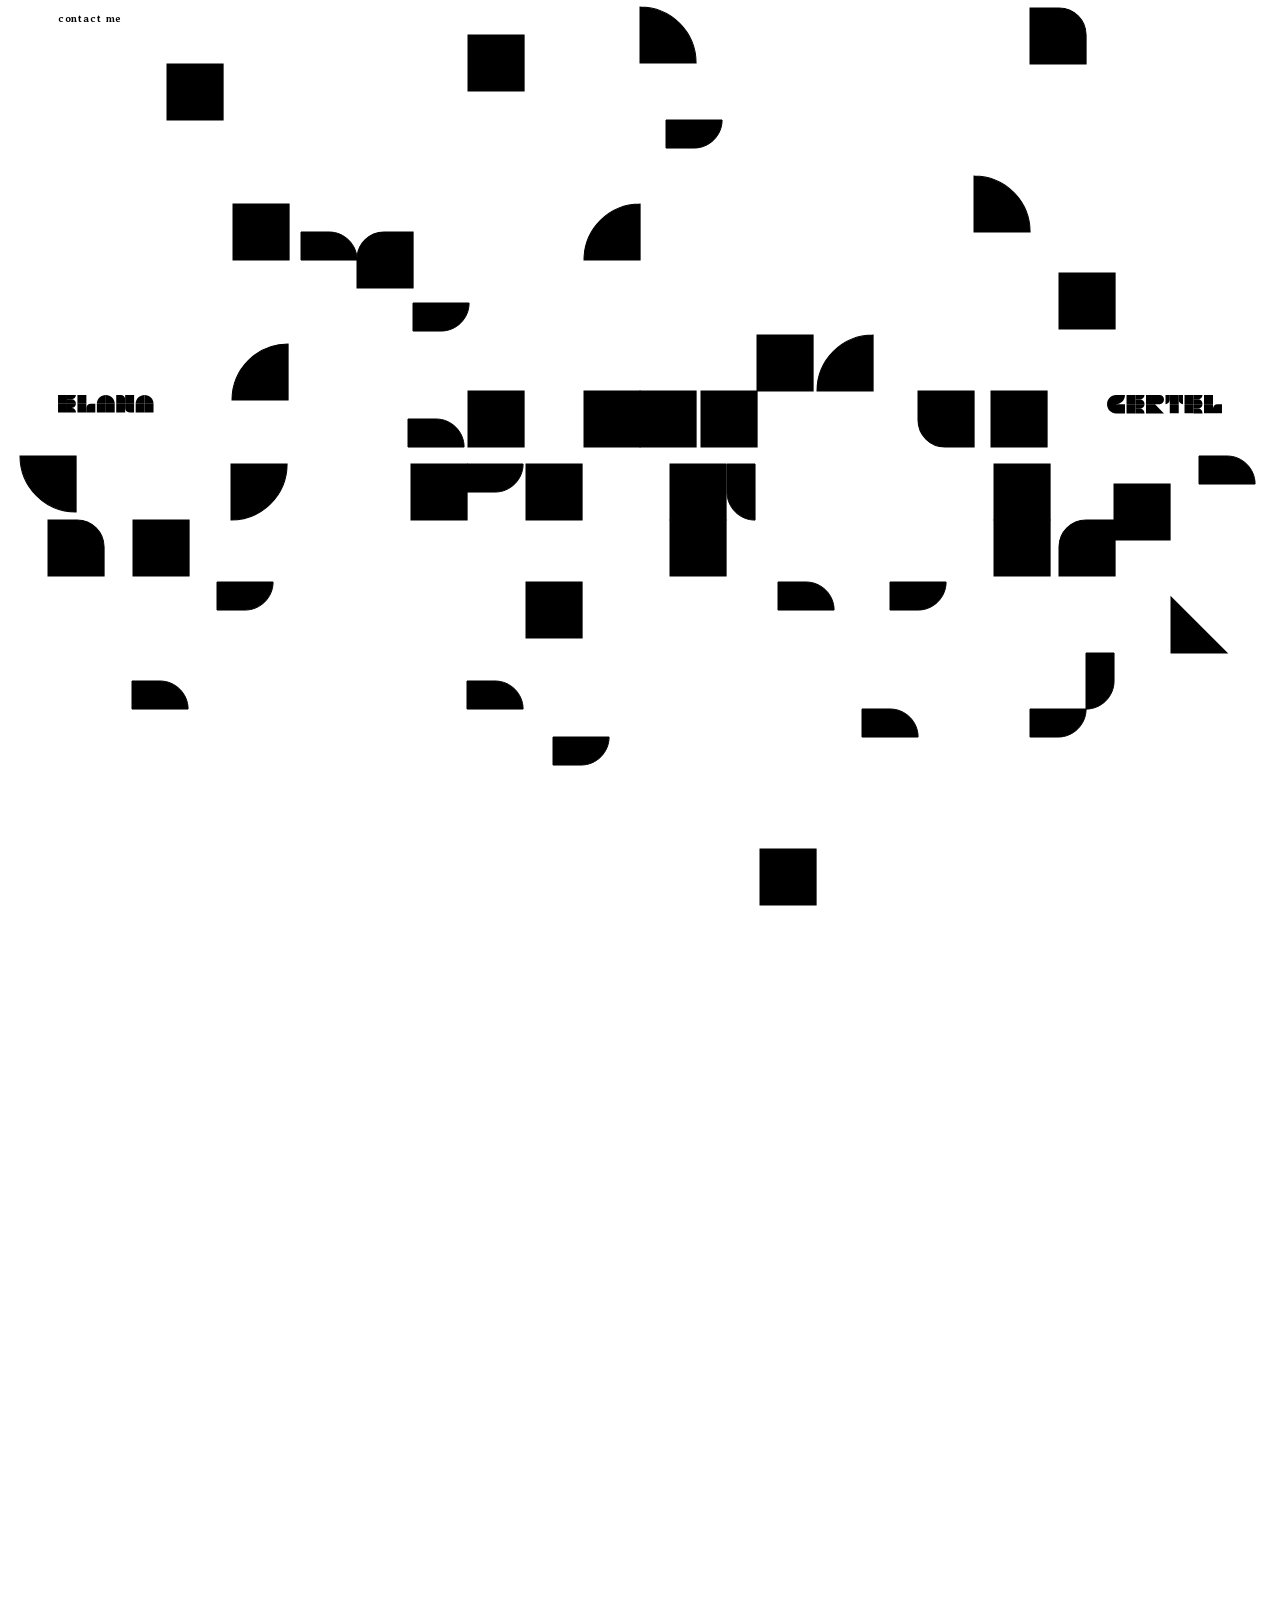
<file: index.html>
<!DOCTYPE html>
<html lang="en">
<head>
  <meta charset="UTF-8">
  <meta name="viewport" content="width=device-width, initial-scale=1.0">
  <title>Elana Gertel — Portfolio</title>
  <!-- Fonts from Google Fonts: Averia Serif Libre (the names' hover texts and contact Me), Crimson Text (project names, captions and years) -->
  <link rel="preconnect" href="https://fonts.googleapis.com">
  <link rel="preconnect" href="https://fonts.gstatic.com" crossorigin>
  <link rel="stylesheet" href="https://fonts.googleapis.com/css2?family=Averia+Serif+Libre:ital,wght@0,400;0,700;1,700&family=Crimson+Text:ital,wght@0,400;1,400;1,600&display=swap">
  <link rel="stylesheet" href="styles.css?v=20261114i">
</head>
<body class="home-page">
  <!-- Home page, built from the Figma flow that starts at frame "MacBook Pro 16' - 74":
       black shapes puzzle their way into "ELANA GERTEL" (frames 74 → 72 → 71),
       then break apart into the project gallery (frame 70).
       home.js adds the shapes, the project pictures and their names. -->
  <main class="flow" id="flow">
    <h1 class="visually-hidden">Elana Gertel — Portfolio</h1>
  </main>

  <!-- Fixed on the screen on every page, also while scrolling (Figma: Frame 193, Frame 188 and "contact Me"):
       the small name on the left and right edges, in the middle of the screen. Hovering a half
       types its link under it: "home" under ELANA (back to the home page gallery, no intro)
       and "about me" under GERTEL. "contact me" sits at the top left; hovering it types out the contact details (contact.js). -->
  <a class="flow-edge flow-edge-left" href="index.html?gallery">
    <img class="flow-logo" src="images/logo-elana-small.svg" alt="Elana">
    <span class="flow-edge-text">home<span class="flow-edge-cursor">|</span></span>
  </a>
  <a class="flow-edge flow-edge-right" href="about.html">
    <img class="flow-logo" src="images/logo-gertel-small.svg" alt="Gertel">
    <span class="flow-edge-text">about me<span class="flow-edge-cursor">|</span></span>
  </a>
  <p class="flow-small-text flow-contact">contact me</p>

  <!-- The planned puzzle moves first, then the code that plays them -->
  <!-- ?v=… : change the number after an update, so browsers load the new files instead of old saved copies -->
  <!-- Phones: the rotate prompt and the tap effects (first, so the other scripts can use them) -->
  <script src="mobile.js?v=20261114e"></script>
  <script src="home-moves.js?v=20261113b"></script>
  <script src="hover-moves.js?v=20261113b"></script>
  <script src="to-lab-moves.js?v=20261113e"></script>
  <script src="to-cactus-moves.js?v=20261113e"></script>
  <script src="to-sense-moves.js?v=20261113e"></script>
  <script src="to-archive-moves.js?v=20261113e"></script>
  <script src="home.js?v=20261114a"></script>
  <script src="contact.js?v=20261114a"></script>
</body>
</html>
</file>
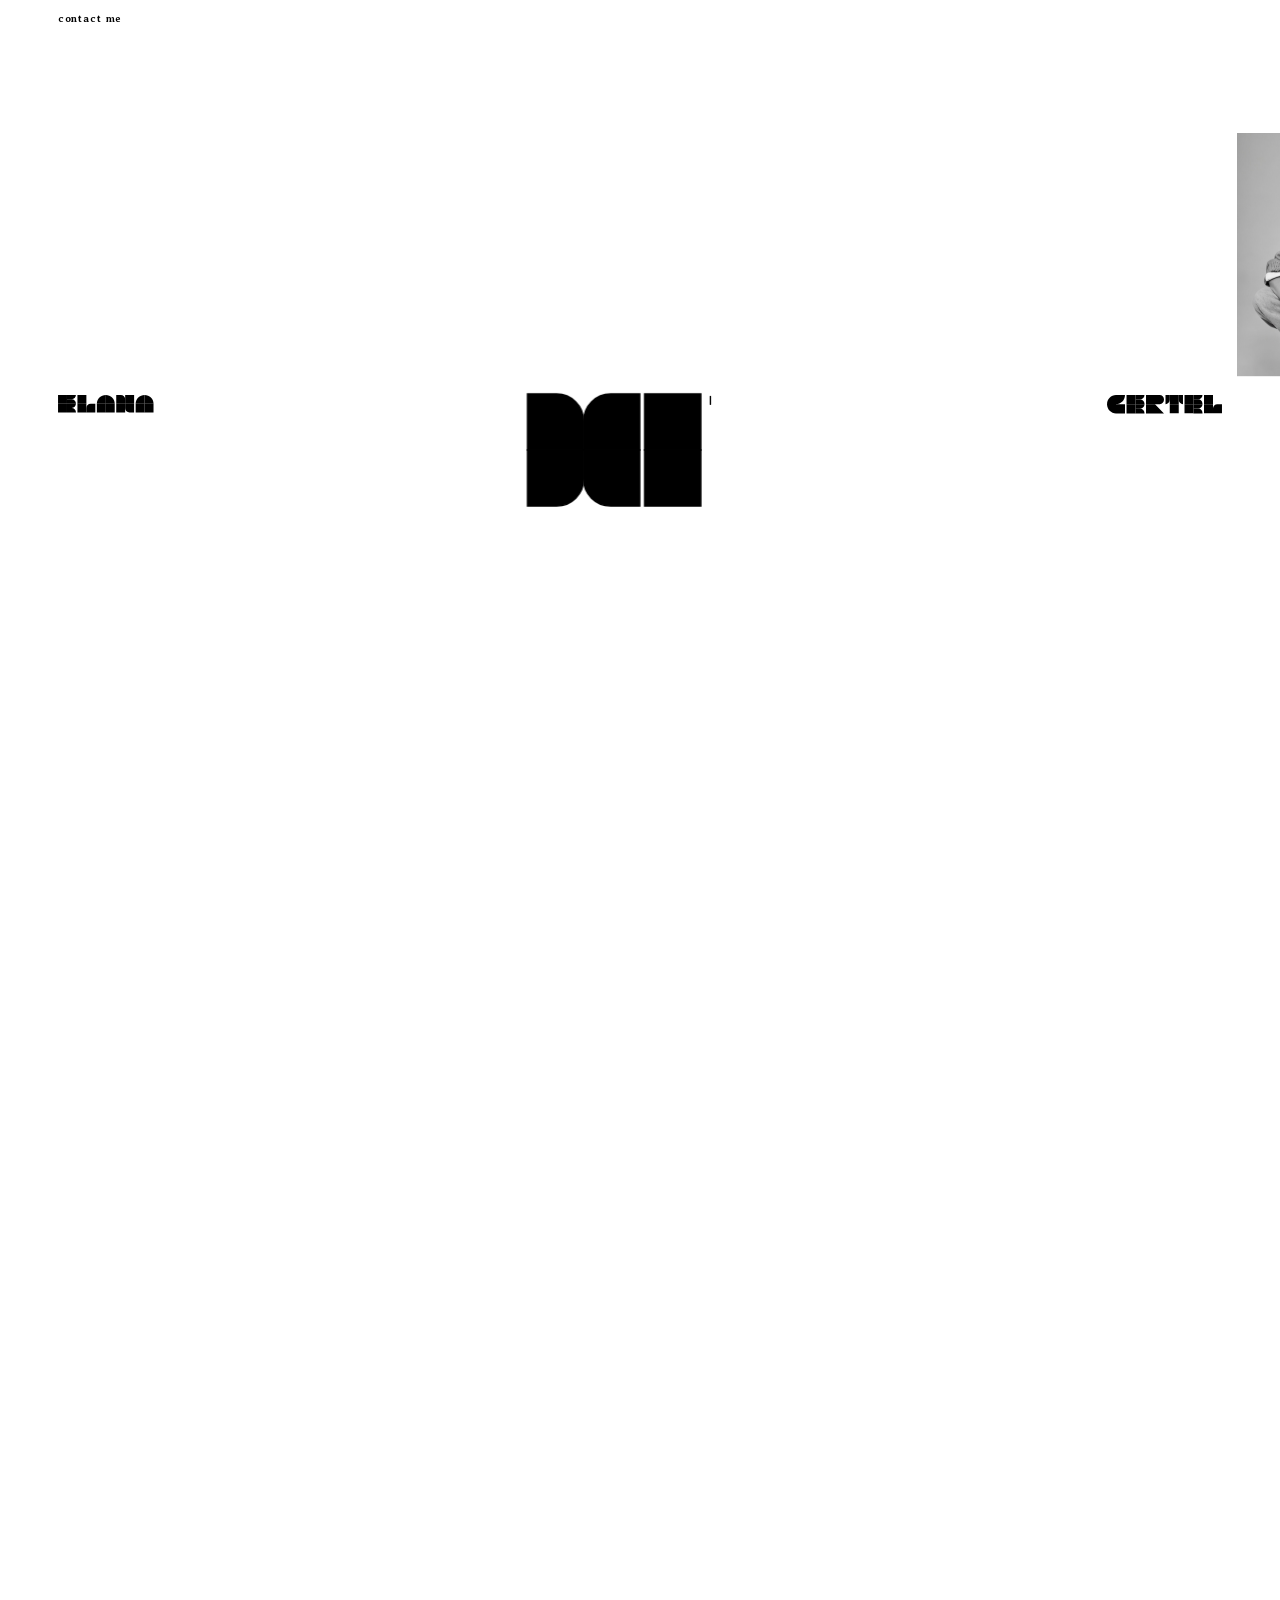
<file: about.html>
<!DOCTYPE html>
<html lang="en">
<head>
  <meta charset="UTF-8">
  <meta name="viewport" content="width=device-width, initial-scale=1.0">
  <title>About — Elana Gertel</title>
  <!-- Fonts from Google Fonts: Averia Serif Libre (the small texts, the names' hover texts and contact Me), Crimson Text -->
  <link rel="preconnect" href="https://fonts.googleapis.com">
  <link rel="preconnect" href="https://fonts.gstatic.com" crossorigin>
  <link rel="stylesheet" href="https://fonts.googleapis.com/css2?family=Averia+Serif+Libre:ital,wght@0,400;0,700;1,700&family=Crimson+Text:ital,wght@0,400;1,400&display=swap">
  <link rel="stylesheet" href="styles.css?v=20261114i">
</head>
<body class="lab-page">
  <!-- The "About" page, built from Figma frames "Desktop - 1" (HI, my name is..), "Desktop - 2" (ELANA)
       and Frame 173 (the rest of the sentence). The screen stays in place while you scroll. Scrolling makes
       the page seem to move to the right: each word slides to the left, and its black shapes jump to build
       the next word (HI → ELANA → DESIGNER → … → SOLUTIONS), over the small texts in between.
       Shapes that are missing come in from the left edge; shapes that are not needed leave there.
       about.js moves everything, according to how far you have scrolled. -->
  <main class="about" id="about">
    <h1 class="visually-hidden">About — Hi, my name is Elana</h1>

    <!-- The screen that stays in place while you scroll (the page is taller than the screen, so you can scroll) -->
    <div class="about-stage" id="about-stage">
      <!-- about.js puts the small texts ("my name is..", "I am a...", …) and the black shapes here -->
      <div class="about-pieces" id="about-pieces" aria-hidden="true"></div>
    </div>

    <!-- Fixed on the screen on every page, also while scrolling (Figma: Frame 193, Frame 188 and "contact Me"):
         the small name on the left and right edges, in the middle of the screen. Hovering a half
         types its link under it: "home" under ELANA (back to the home page gallery, no intro)
         and "about me" under GERTEL. "contact me" sits at the top left; hovering it types out the contact details (contact.js). -->
    <a class="flow-edge flow-edge-left" href="index.html?gallery">
      <img class="flow-logo" src="images/logo-elana-small.svg" alt="Elana">
      <span class="flow-edge-text">home<span class="flow-edge-cursor">|</span></span>
    </a>
    <a class="flow-edge flow-edge-right" href="about.html">
      <img class="flow-logo" src="images/logo-gertel-small.svg" alt="Gertel">
      <span class="flow-edge-text">about me<span class="flow-edge-cursor">|</span></span>
    </a>
    <p class="flow-small-text flow-contact">contact me</p>
  </main>

  <!-- The words and their shapes (from Figma) first, then the code that moves them -->
  <!-- Phones: the rotate prompt and the tap effects (first, so the other scripts can use them) -->
  <script src="mobile.js?v=20261114e"></script>
  <script src="about-words.js?v=20261113ab"></script>
  <script src="about.js?v=20261114a"></script>
  <script src="contact.js?v=20261114a"></script>
</body>
</html>
</file>
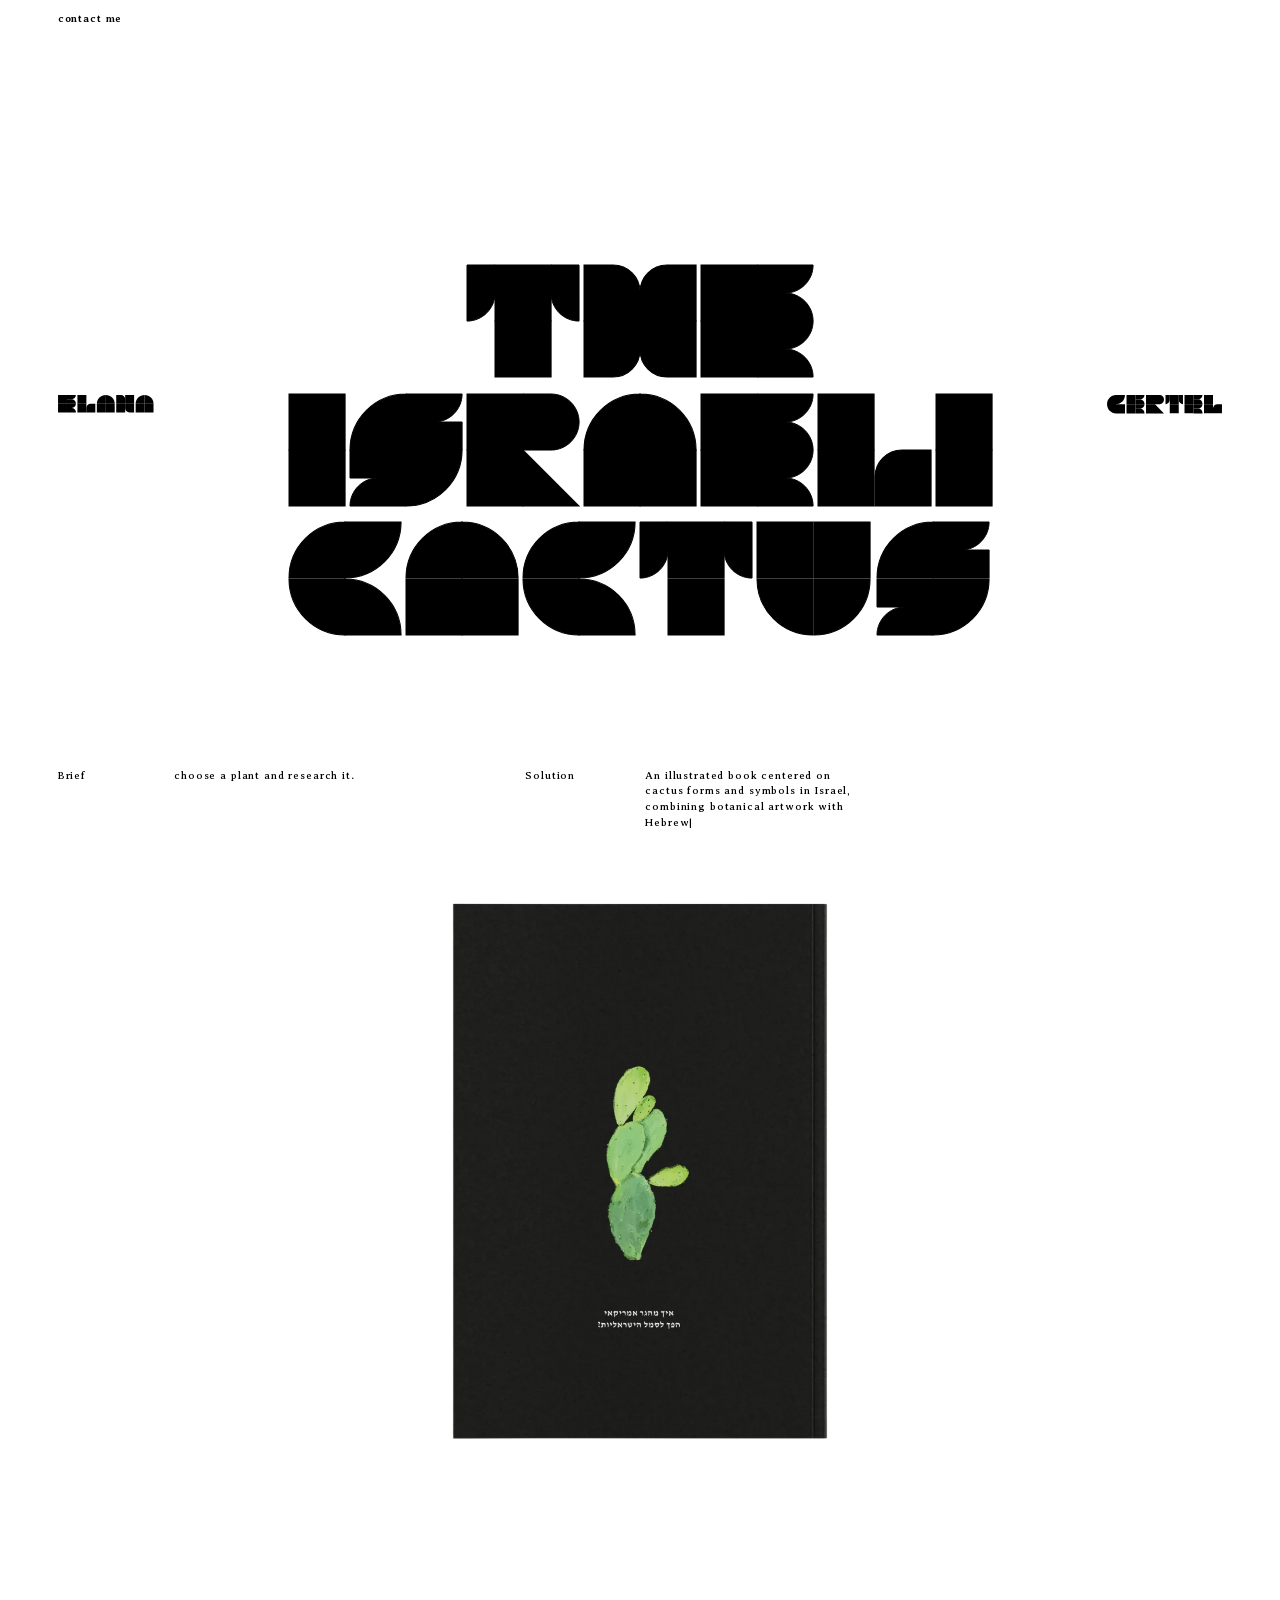
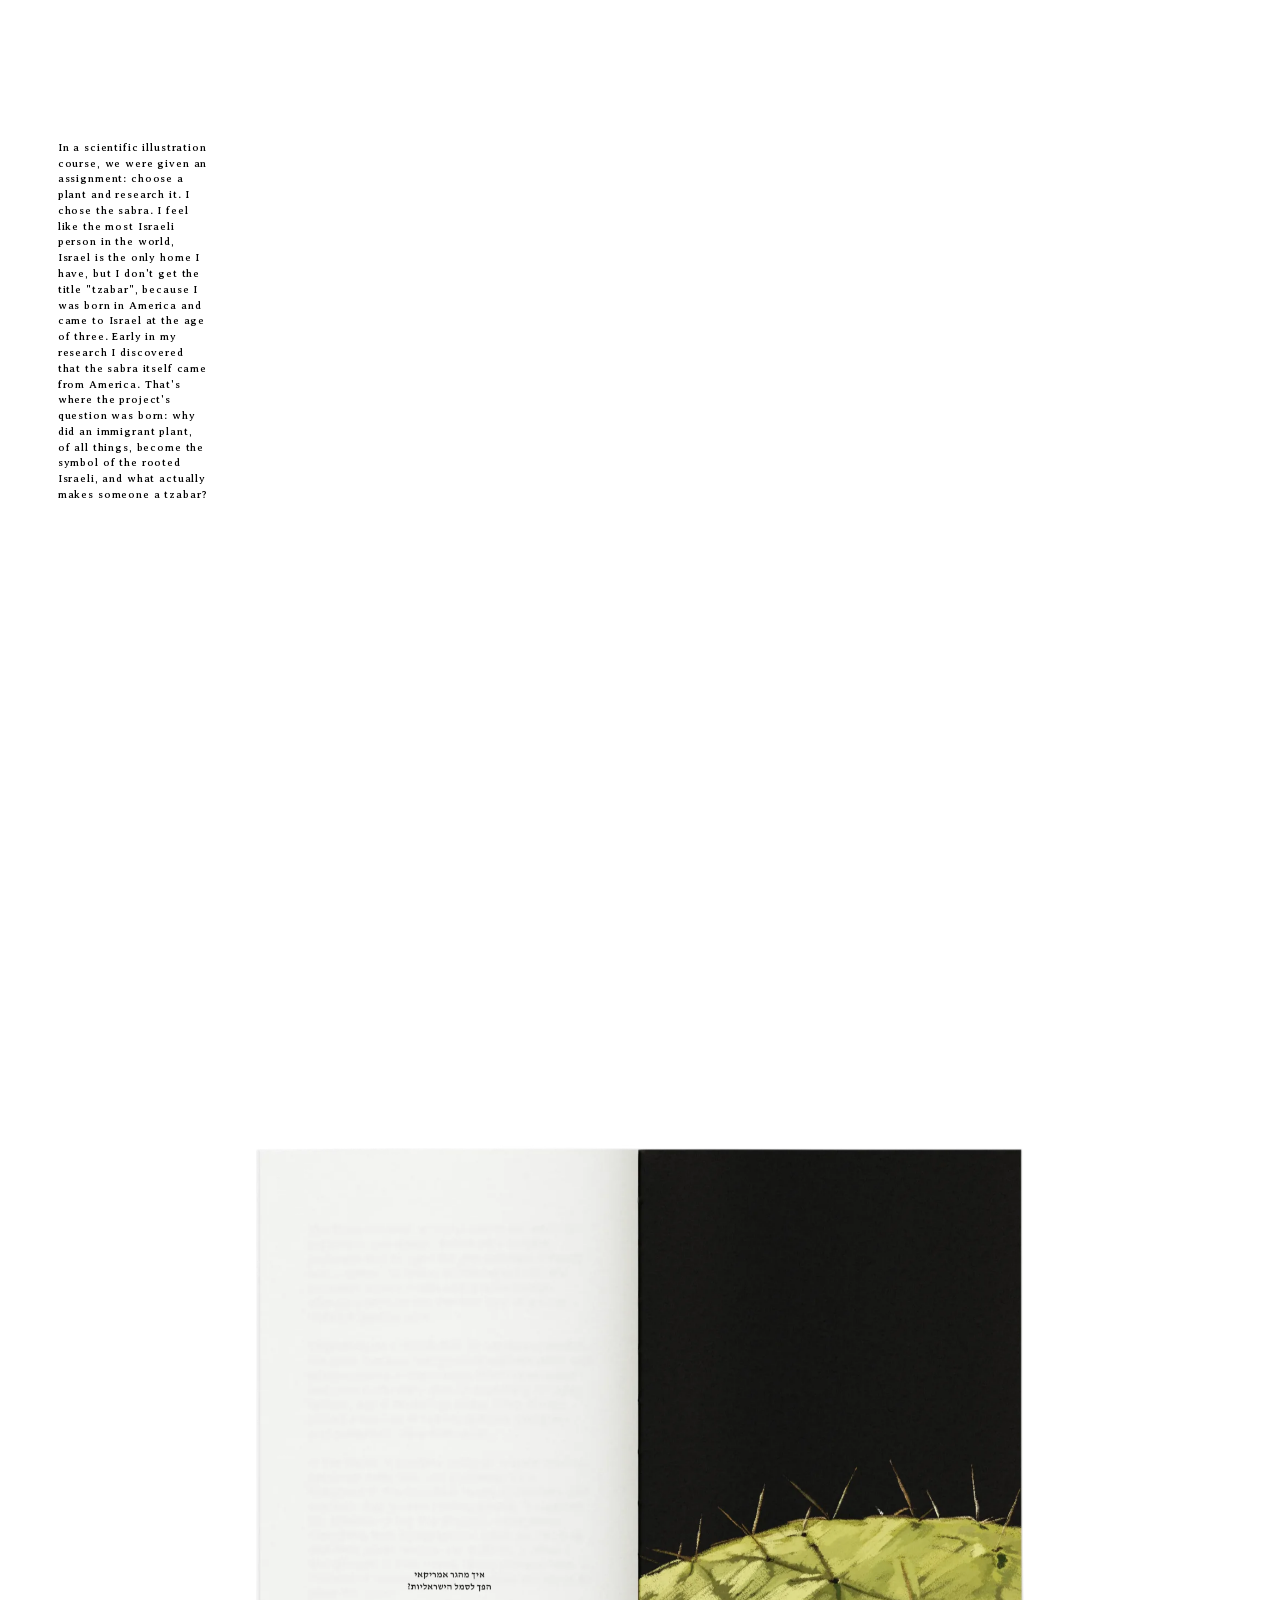
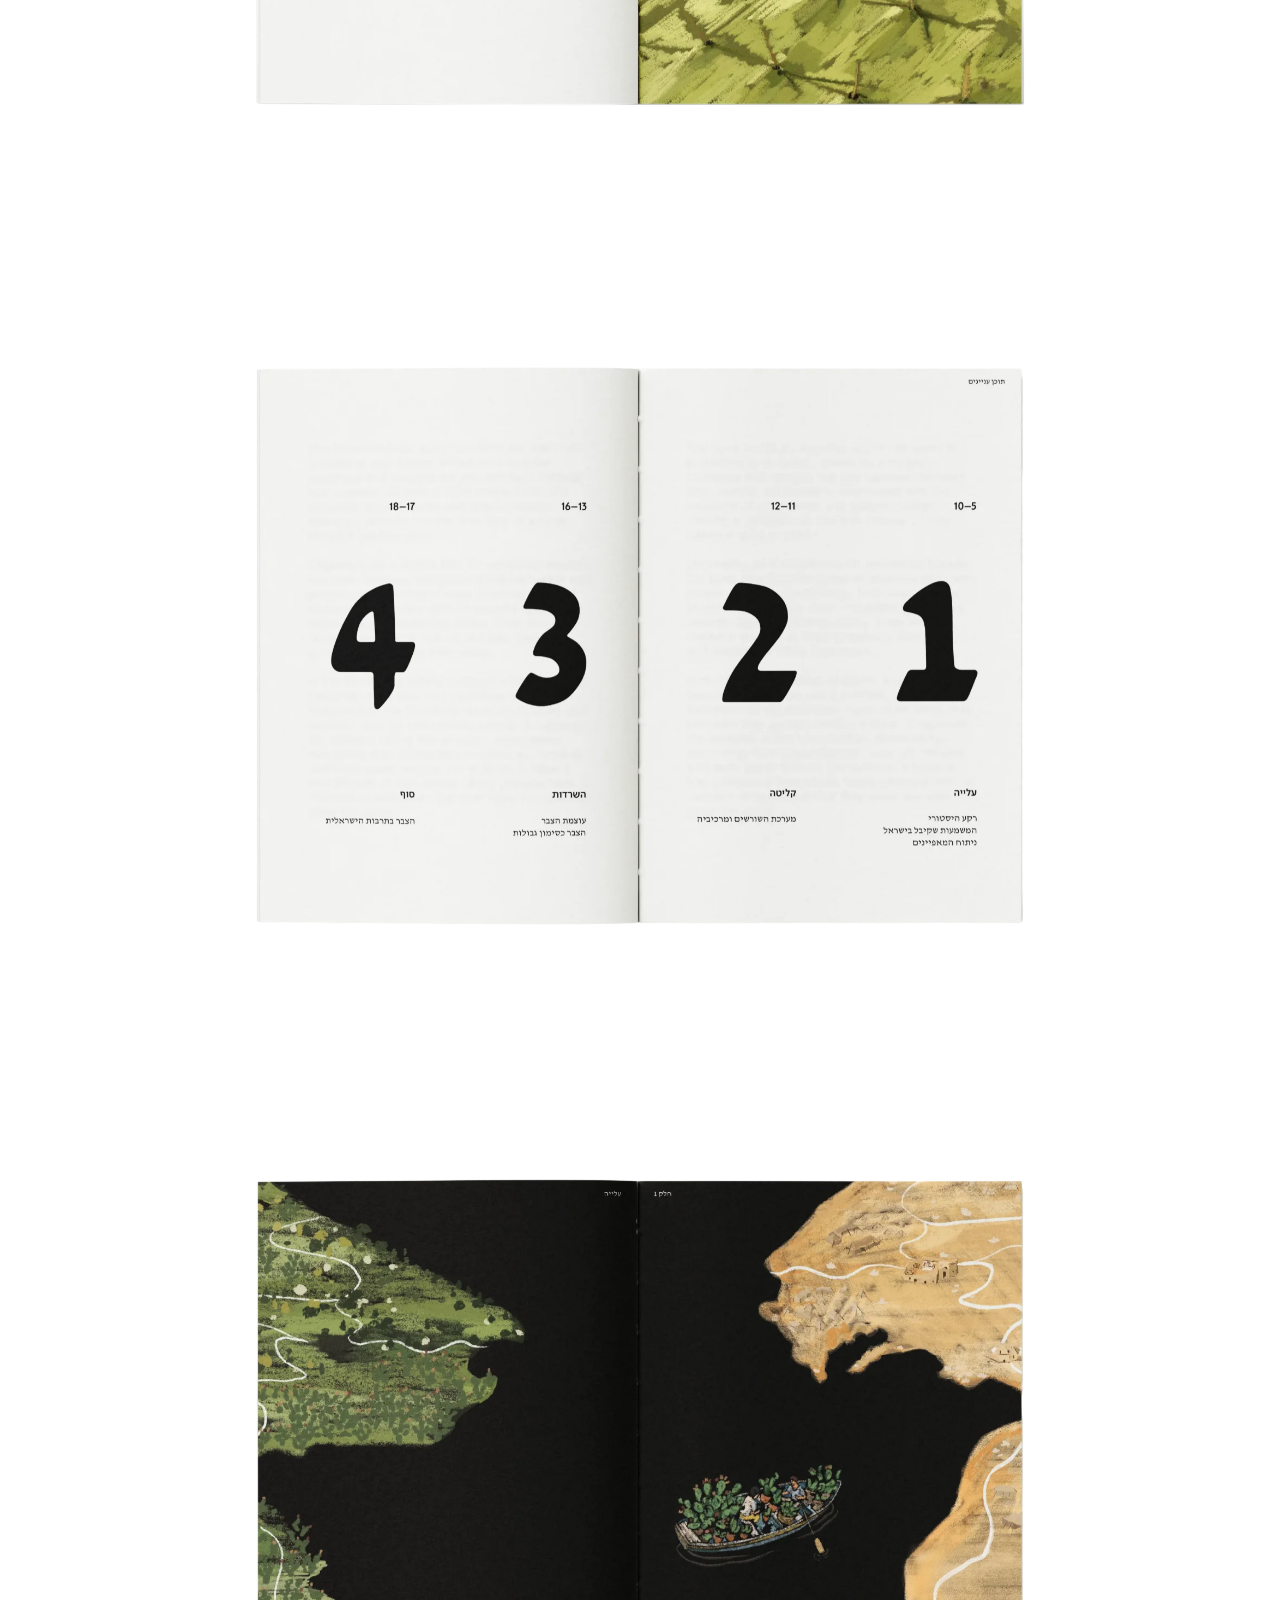
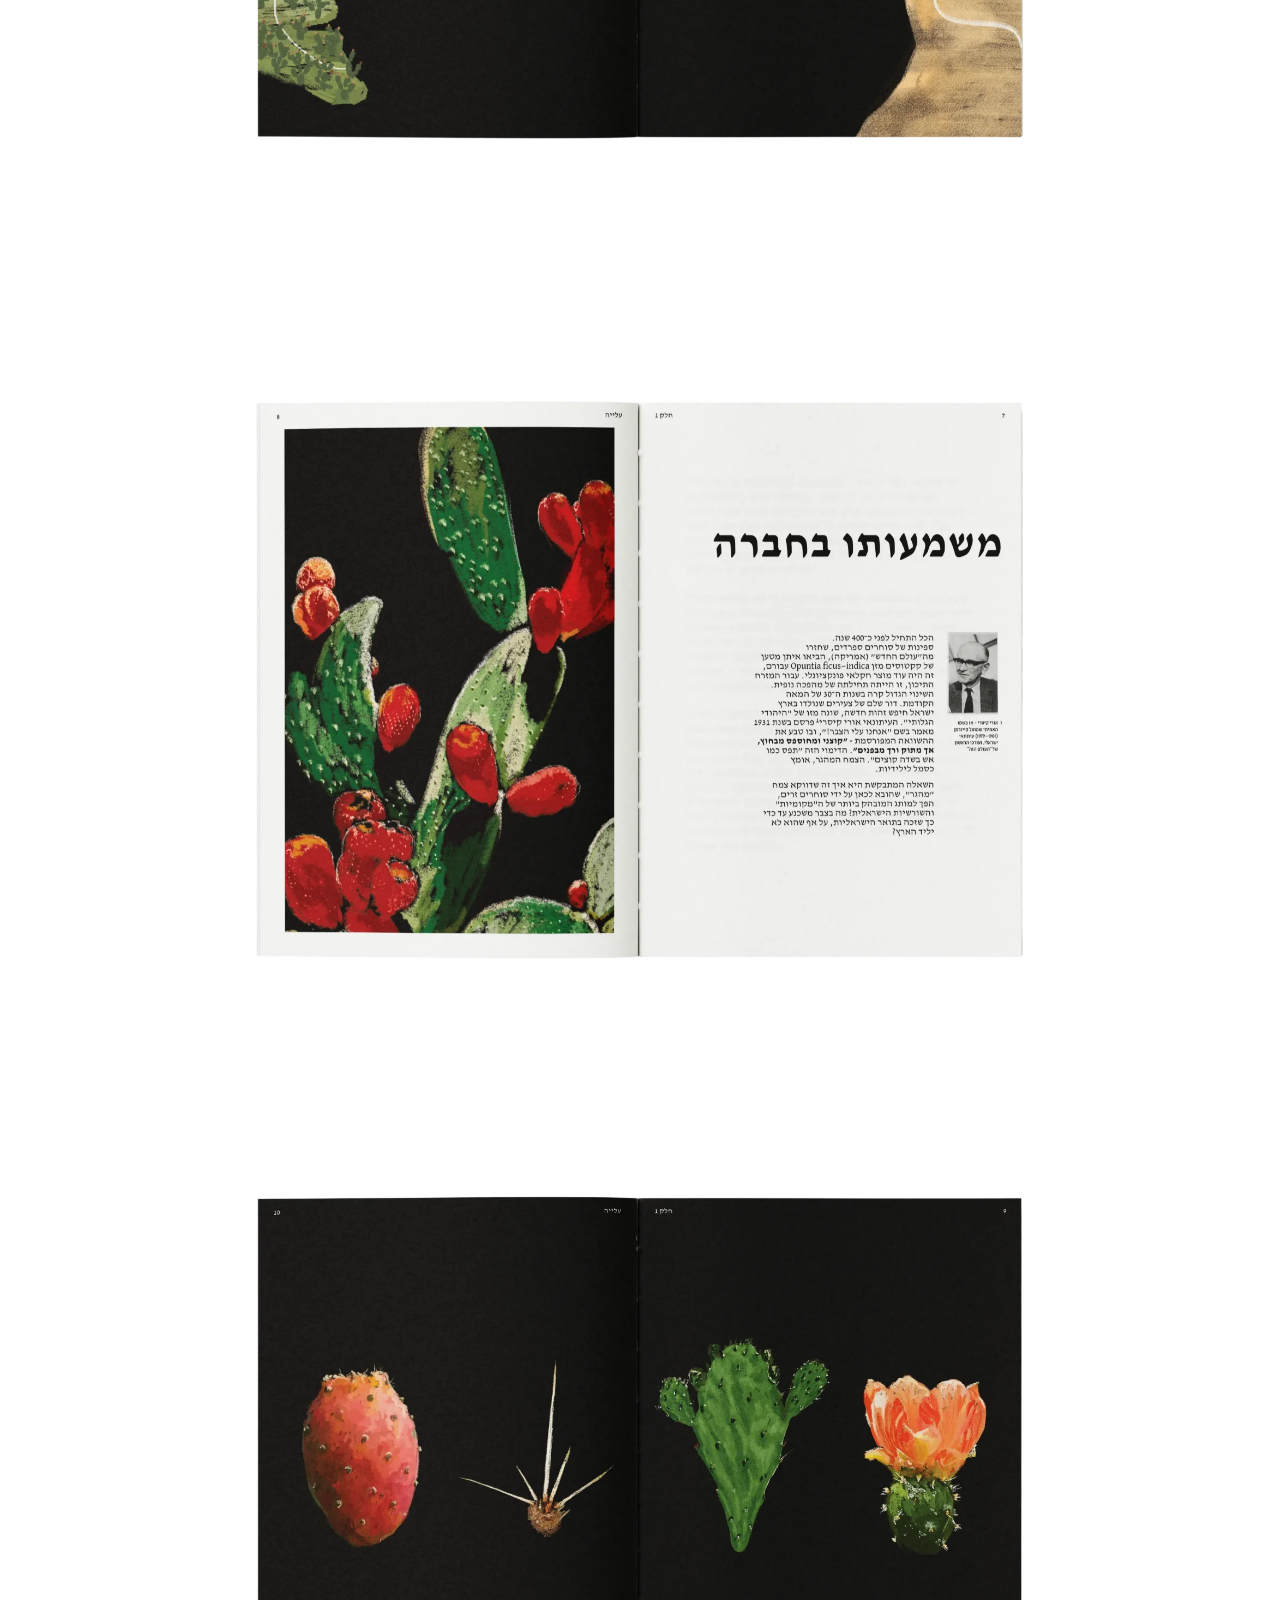
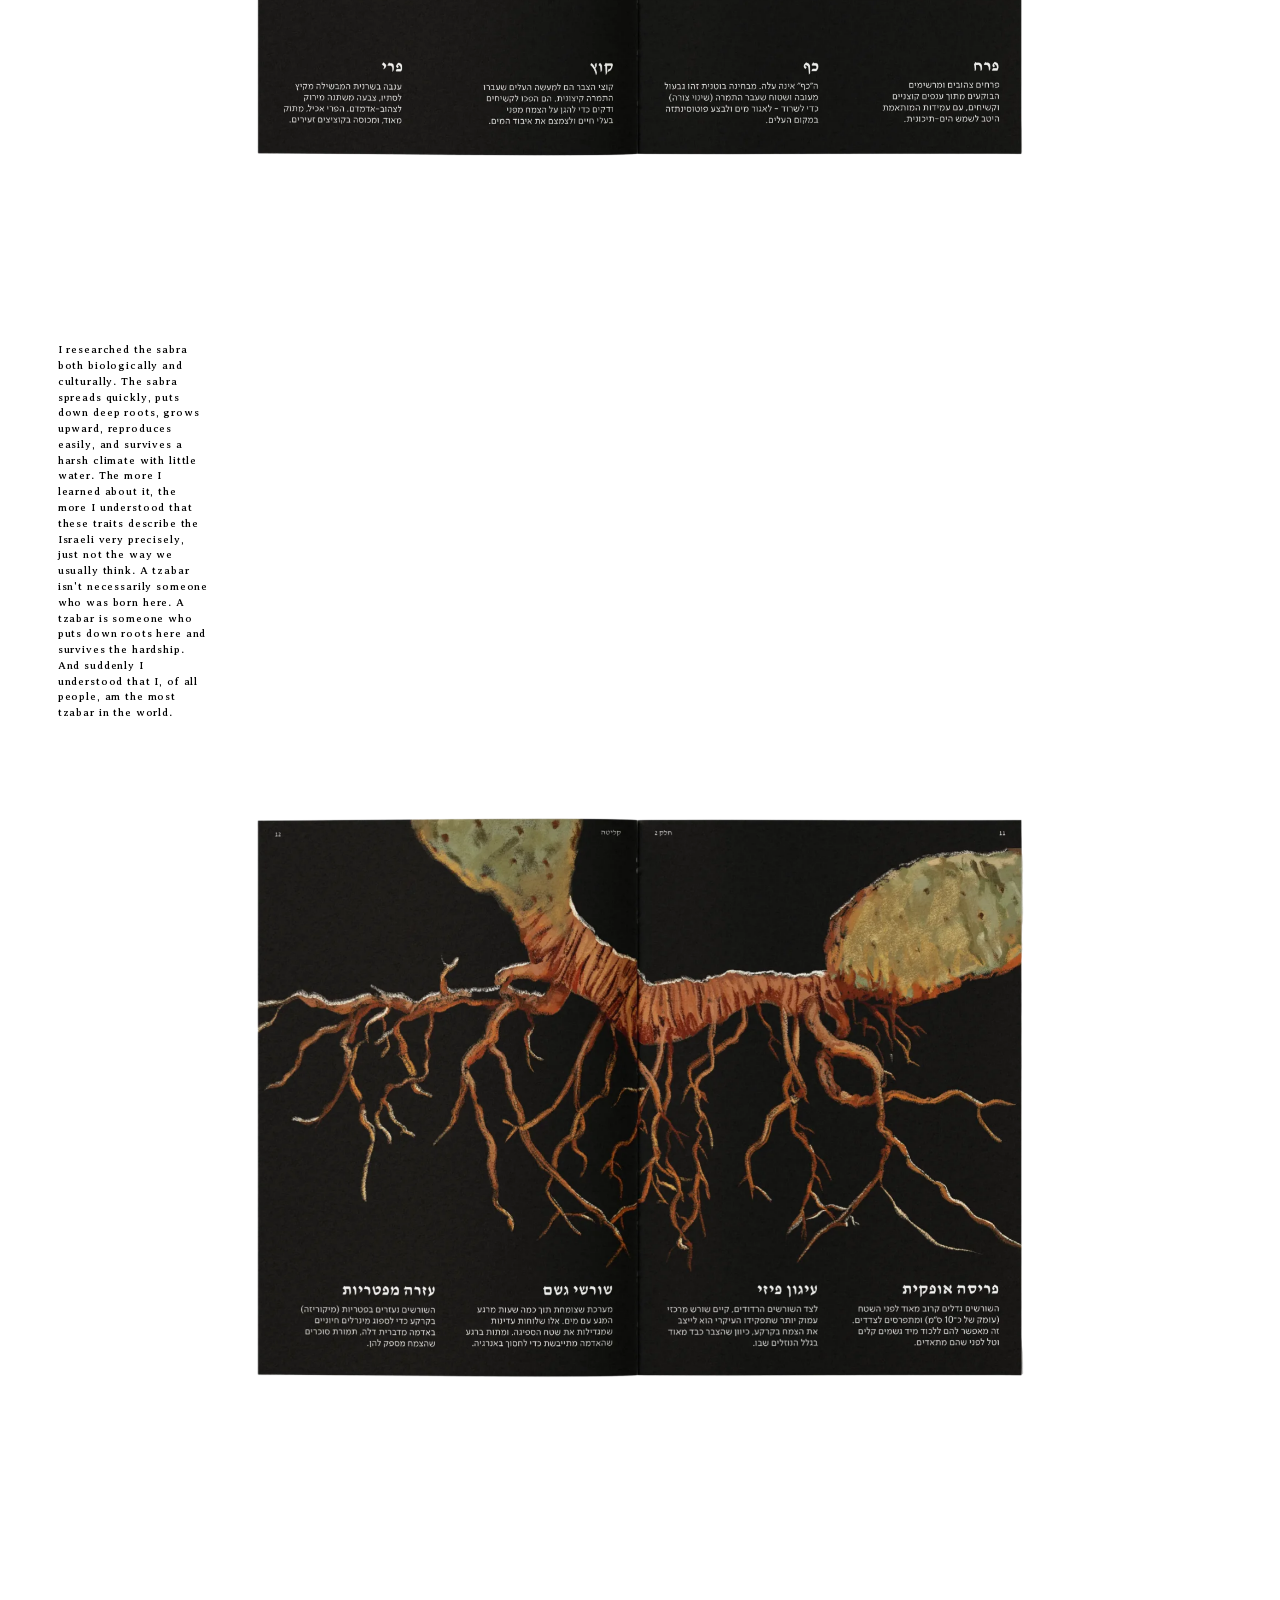
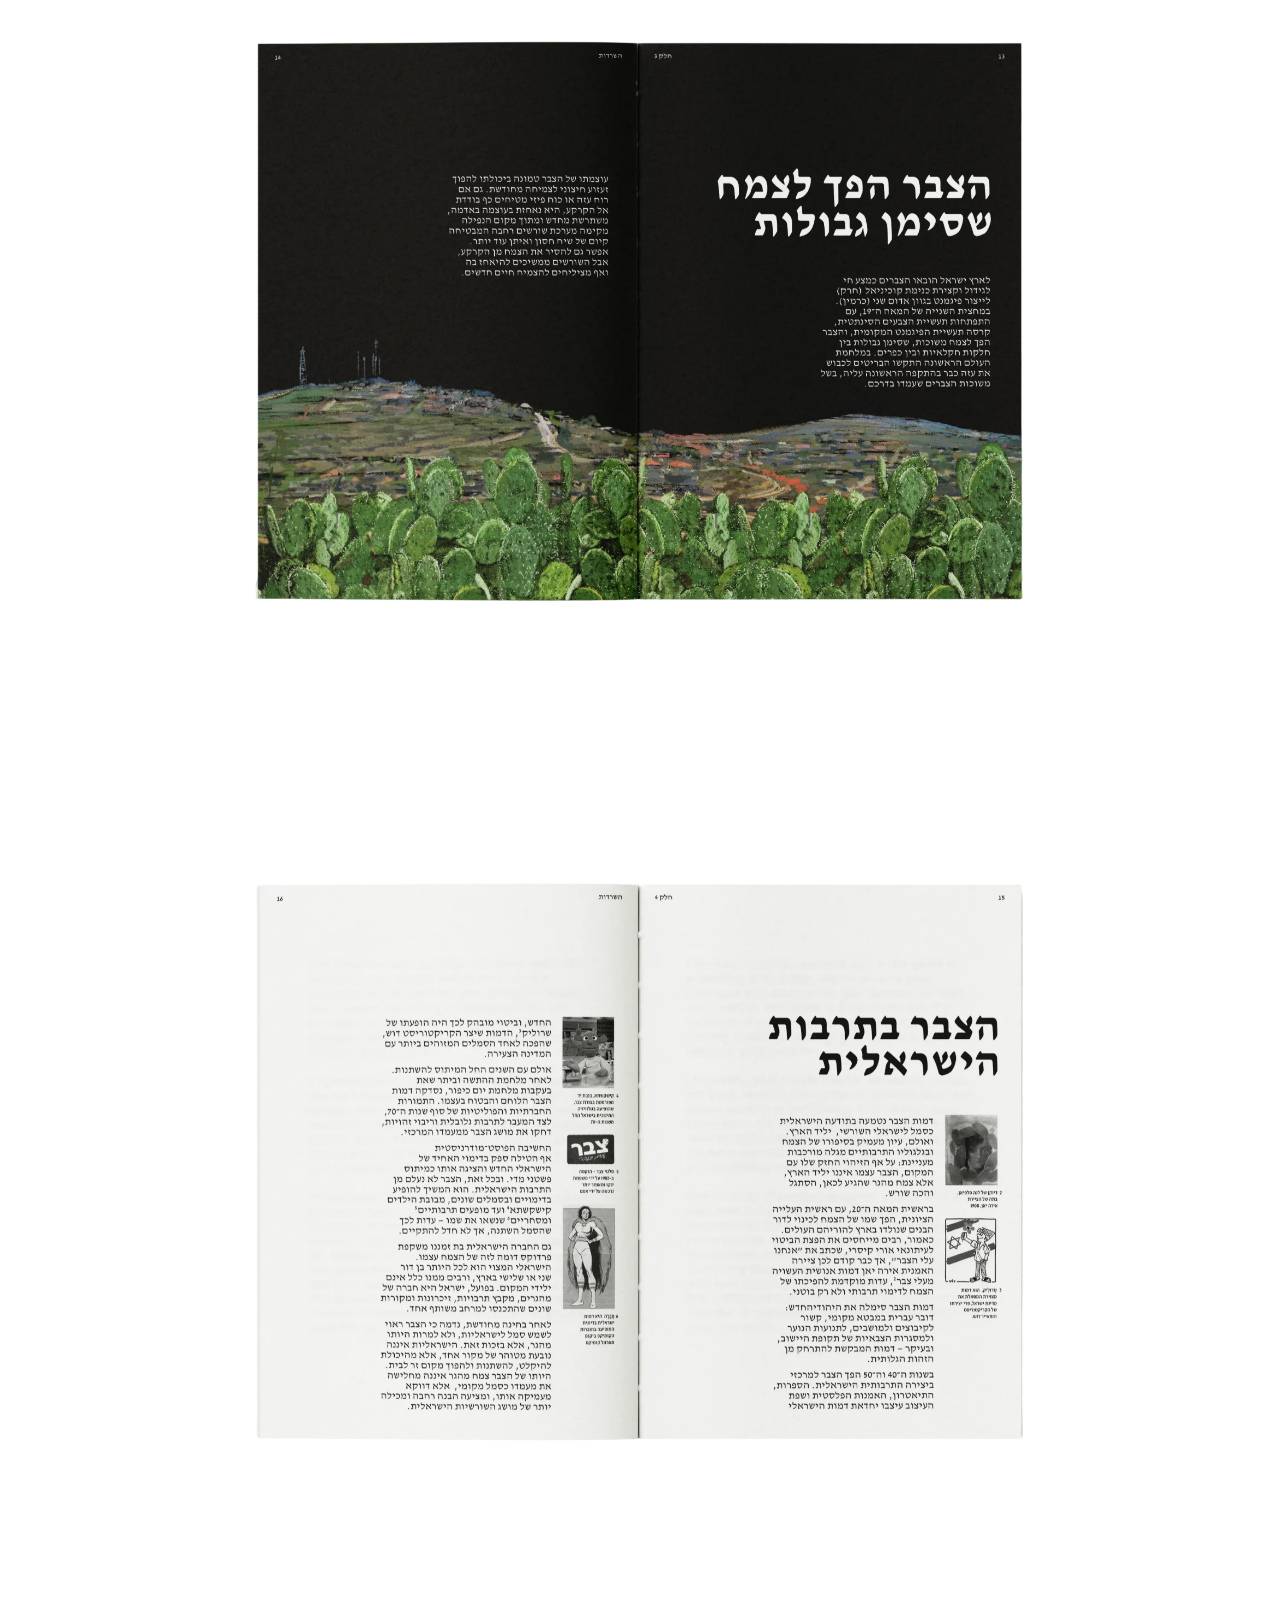
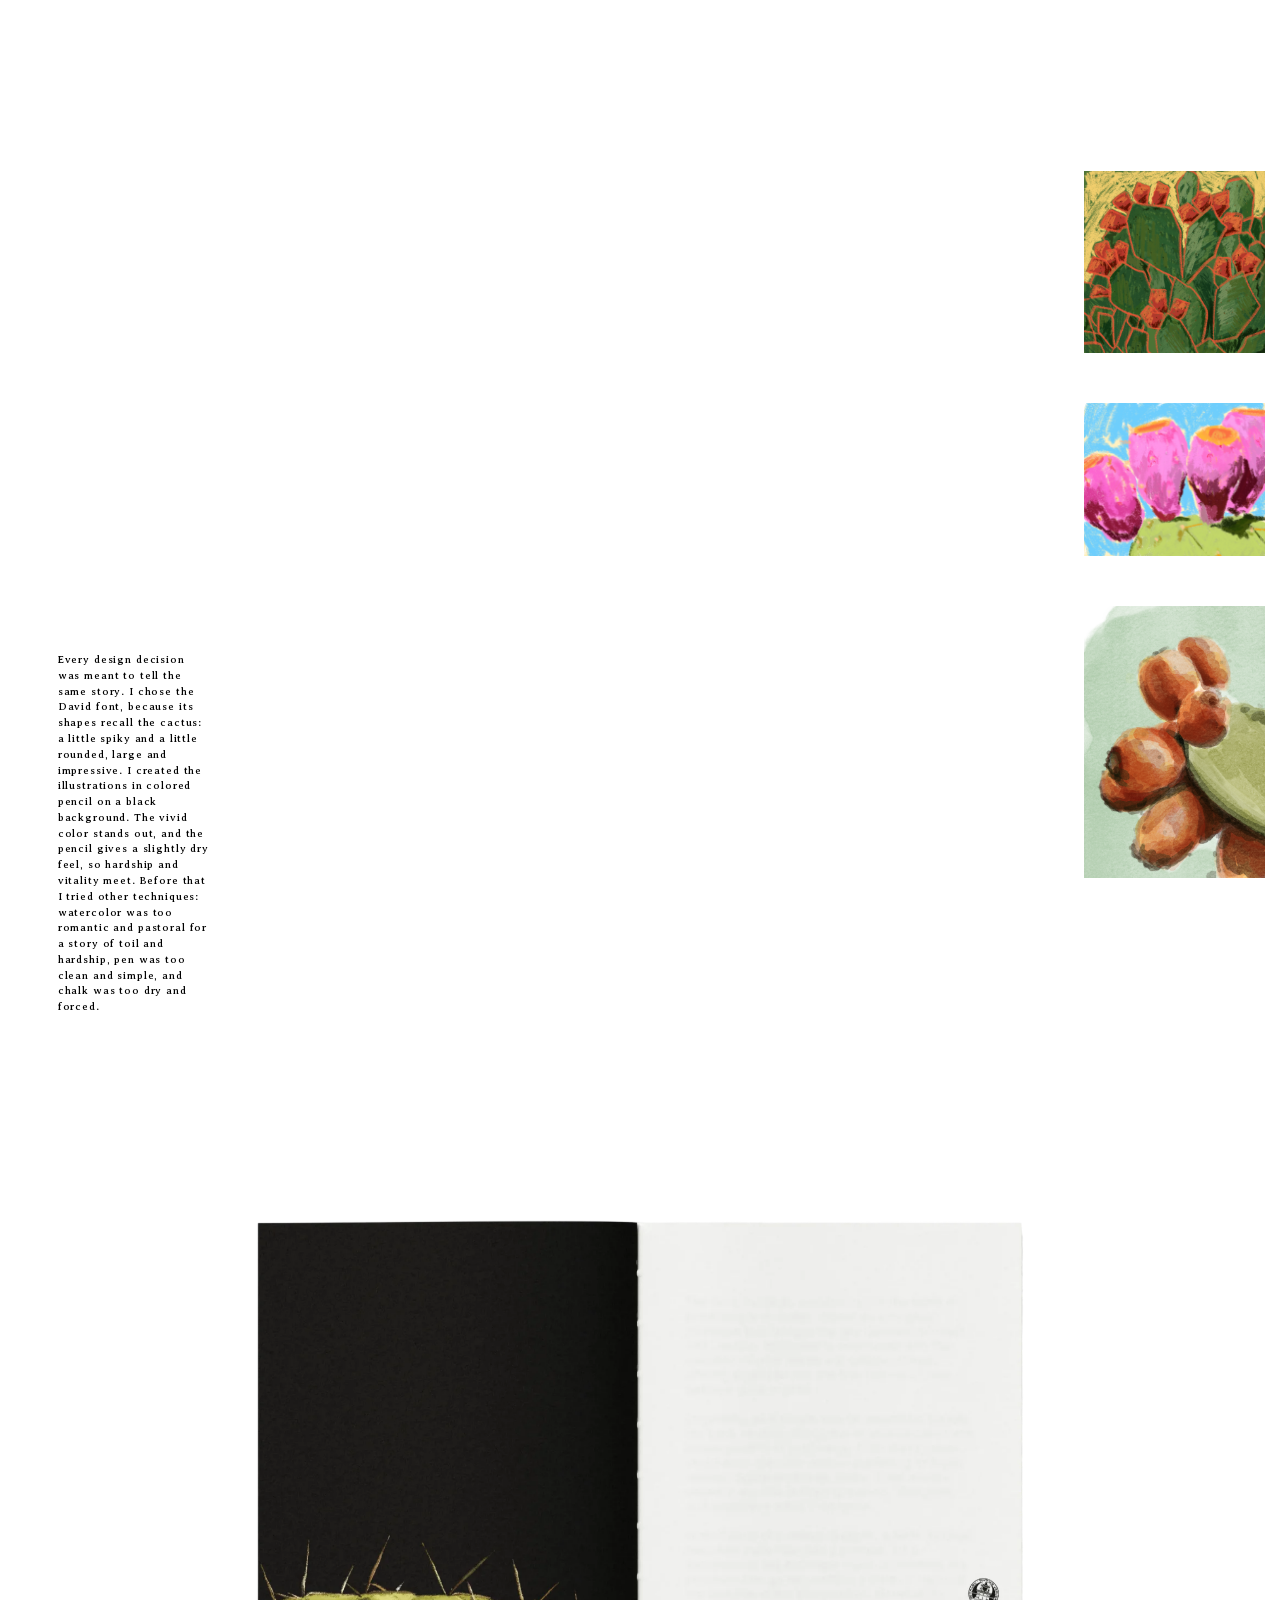
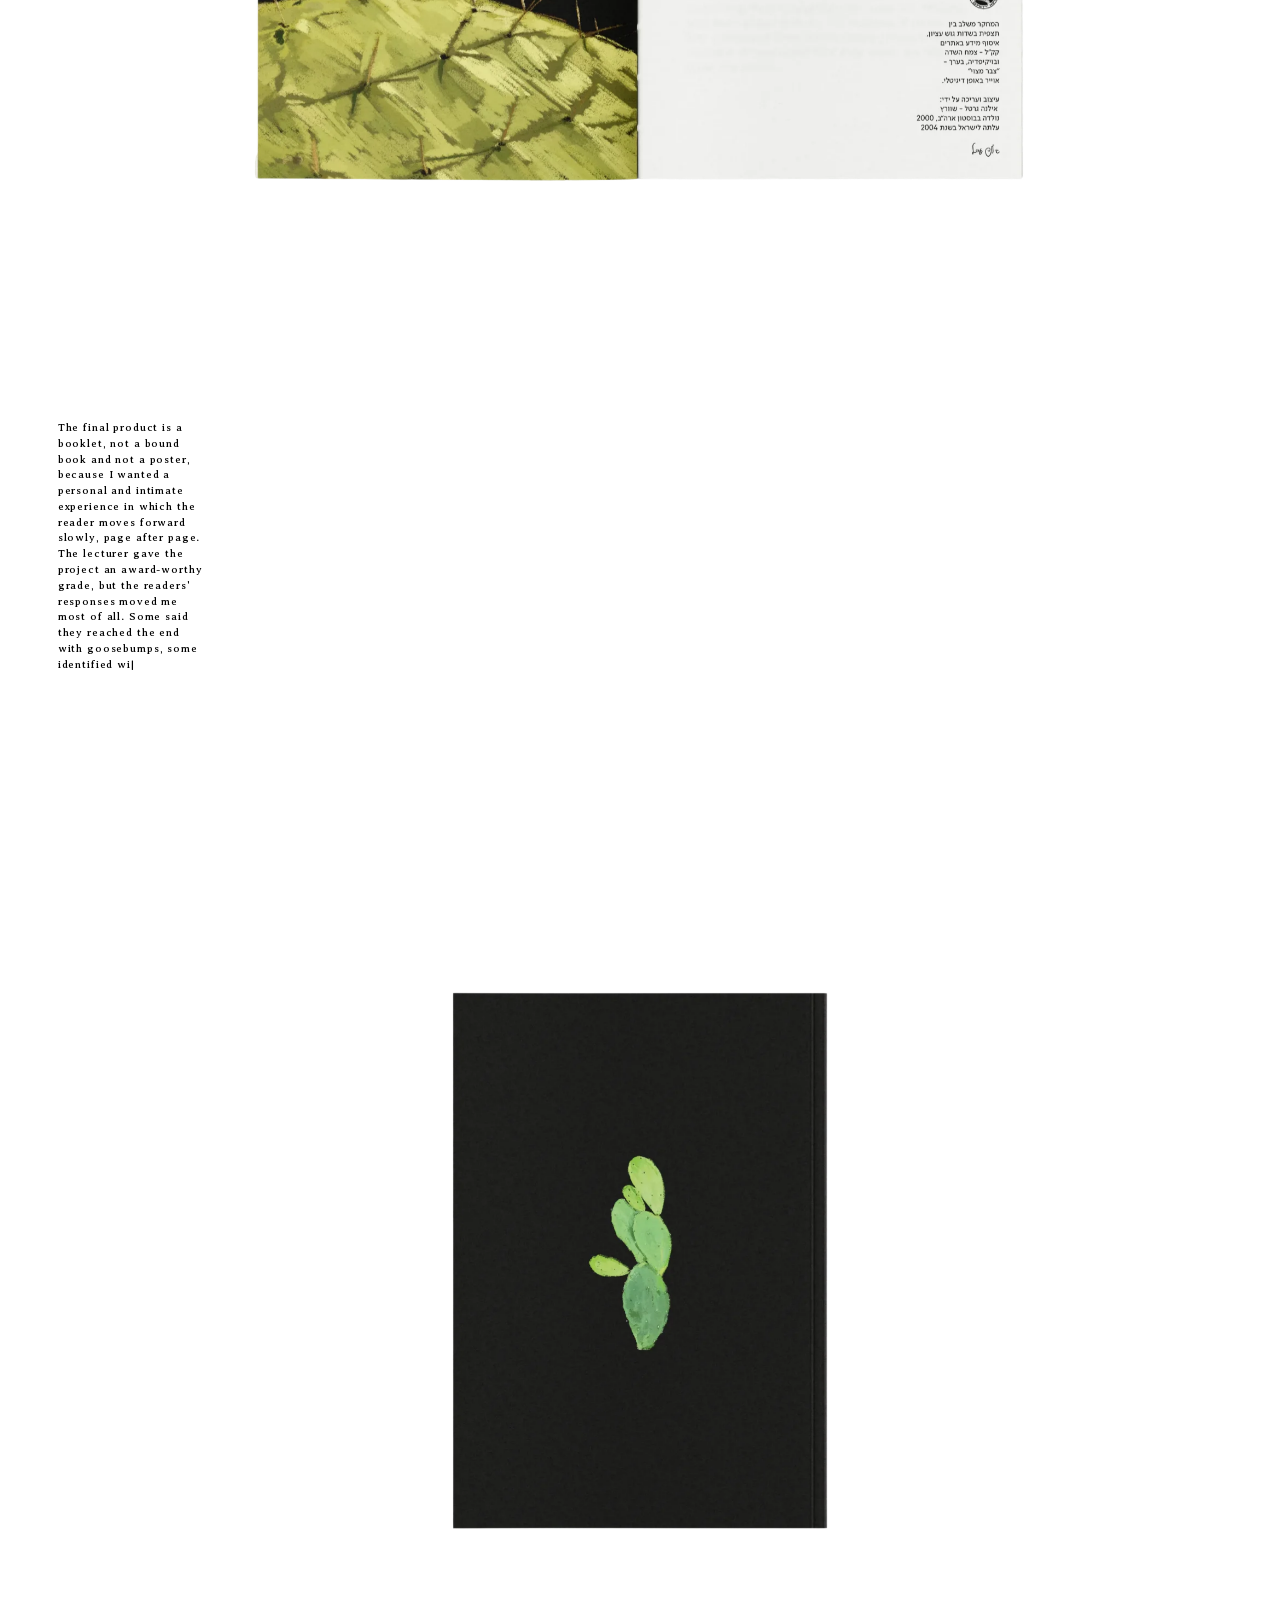
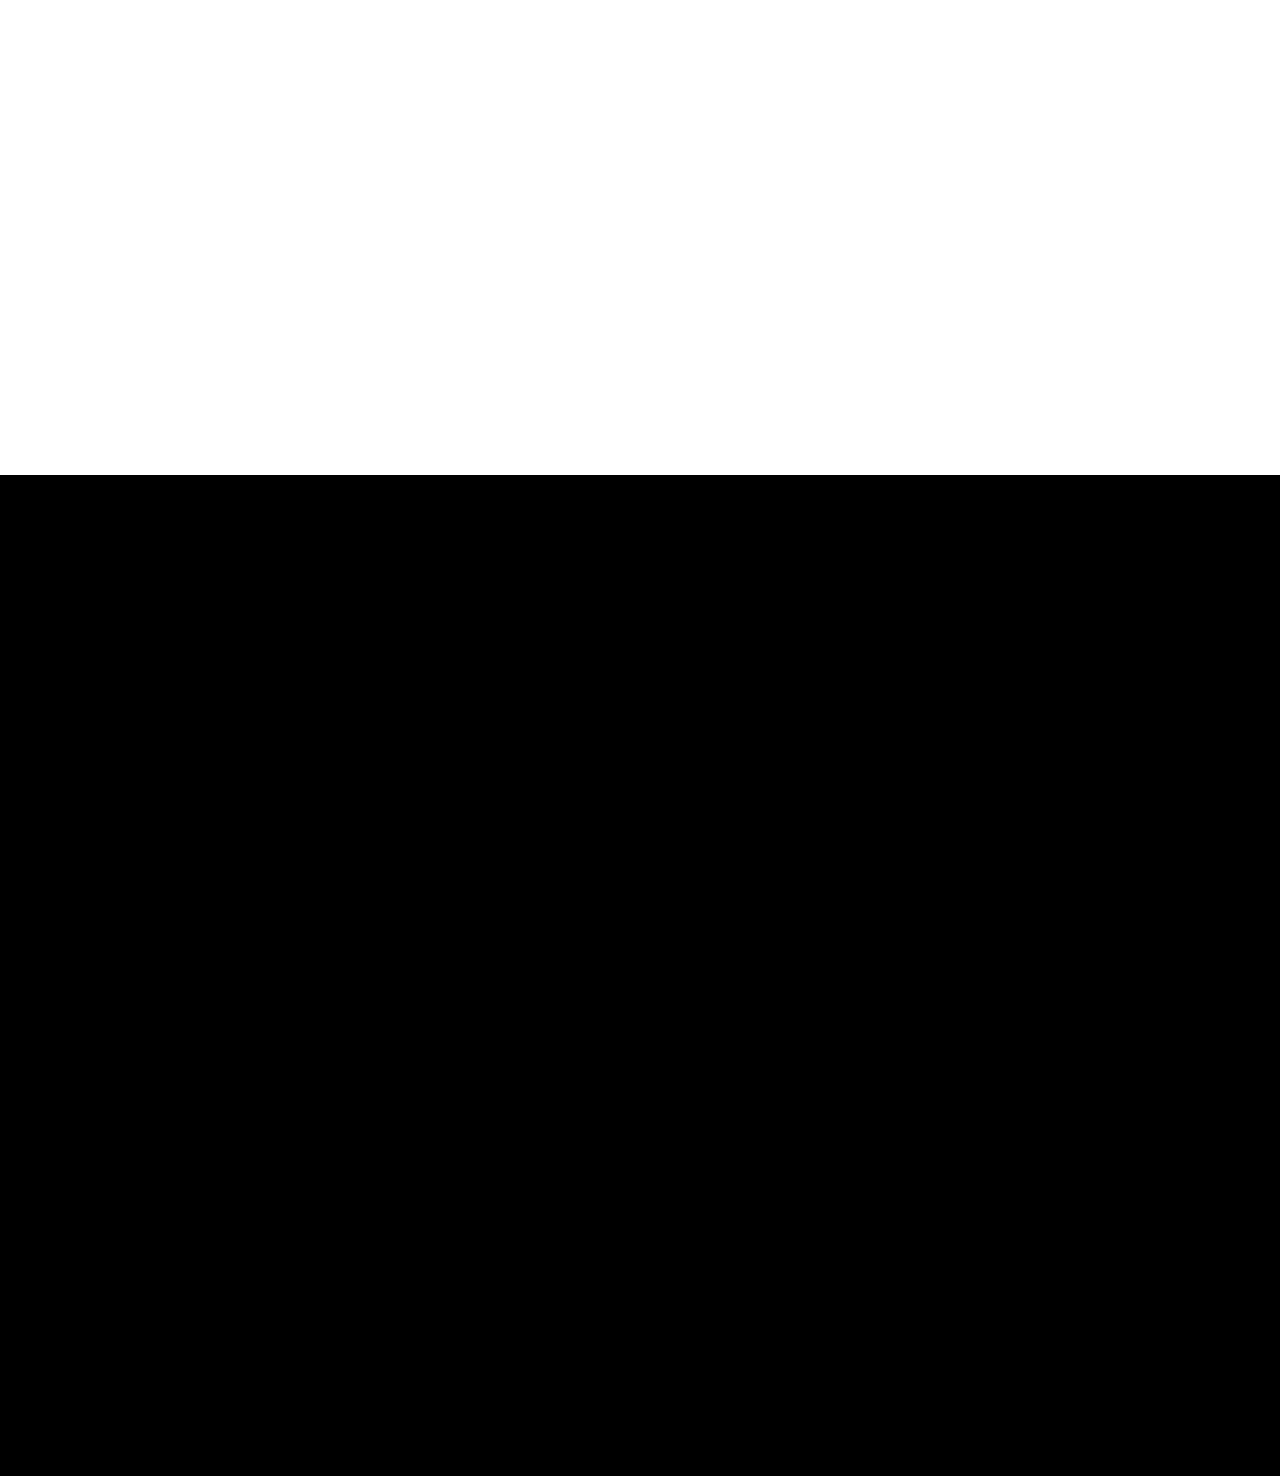
<file: israeli-cactus.html>
<!DOCTYPE html>
<html lang="en">
<head>
  <meta charset="UTF-8">
  <meta name="viewport" content="width=device-width, initial-scale=1.0">
  <title>The Israeli Cactus — Elana Gertel</title>
  <!-- Fonts from Google Fonts: Averia Serif Libre (contact me, the names' hover texts and the project texts), Comme (the texts at the bottom of the page) and Crimson Text (the small texts) -->
  <link rel="preconnect" href="https://fonts.googleapis.com">
  <link rel="preconnect" href="https://fonts.gstatic.com" crossorigin>
  <link rel="stylesheet" href="https://fonts.googleapis.com/css2?family=Averia+Serif+Libre:ital,wght@0,400;0,700;1,700&family=Comme:wght@400&family=Crimson+Text:ital,wght@0,400;1,400&display=swap">
  <link rel="stylesheet" href="styles.css?v=20261114i">
  <!-- Show the page only once the title is drawn (the marker "page-ready" comes after the scripts),
       so coming from the home page the title is simply there, without blinking -->
  <link rel="expect" href="#page-ready" blocking="render">
</head>
<body class="lab-page">
  <!-- Project page "The Israeli Cactus", built from Figma frame "'Israeli' Cactus".
       It works like The Memory Lab page: lab.js adds the black shapes that spell
       "THE ISRAELI CACTUS" (top, and white at the bottom); cactus-title.js says where they go. -->
  <main class="lab lab-invert cactus" id="lab">
    <h1 class="visually-hidden">The Israeli Cactus</h1>

    <!-- The first screen (title and small texts) stays in place until the end of the page:
         the spreads slide up over it, and the black end slides up behind it. lab.js puts the title shapes in it. -->
    <div class="lab-first-track">
      <div class="lab-first" id="lab-first">

        <!-- Clicking the first screen scrolls down to the first spread -->
        <button class="lab-first-screen" id="lab-first-screen" type="button" aria-label="Scroll down to the project"></button>

        <!-- The white title: lies exactly on the black one, but only shows over the black end,
             so the title turns white where the black end passes (lab.js puts the shapes in it) -->
        <div class="lab-white" id="lab-white">
          <div class="lab-footer-title" id="lab-footer-title"></div>
        </div>
      </div>
    </div>

    <!-- Under the title on the first screen (Figma: four texts at y 875, Averia Serif Libre 12, black).
         They scroll away with the page. -->
    <p class="lab-intro" style="--x: 65">Brief</p>
    <p class="lab-intro lab-info-wide" style="--x: 196">choose a plant and research it.</p>
    <p class="lab-intro" style="--x: 591">Solution</p>
    <p class="lab-intro lab-info-wide" style="--x: 726">An illustrated book centered on cactus forms and symbols in Israel, combining botanical artwork with Hebrew text.</p>

    <!-- Fixed on the screen on every page, also while scrolling (Figma: Frame 193, Frame 188 and "contact Me"):
         the small name on the left and right edges, in the middle of the screen. Hovering a half
         types its link under it: "home" under ELANA (back to the home page gallery, no intro)
         and "about me" under GERTEL. "contact me" sits at the top left; hovering it types out the contact details (contact.js). -->
    <a class="flow-edge flow-edge-left" href="index.html?gallery">
      <img class="flow-logo" src="images/logo-elana-small.svg" alt="Elana">
      <span class="flow-edge-text">home<span class="flow-edge-cursor">|</span></span>
    </a>
    <a class="flow-edge flow-edge-right" href="about.html">
      <img class="flow-logo" src="images/logo-gertel-small.svg" alt="Gertel">
      <span class="flow-edge-text">about me<span class="flow-edge-cursor">|</span></span>
    </a>
    <p class="flow-small-text flow-contact">contact me</p>

    <!-- The book, spread by spread, in the order of Figma's Frame 139: each one slides up from the
         bottom of the screen, stops in the middle of the screen, and the next one slides up over it.
         --x, --w, --h: where the spread is and how big (Figma pixels); --top: where it starts (the chain of places in styles.css, .cactus). -->
    <!-- The front cover lies under the title (the title inverts over it); the others lie over the title -->
    <div class="lab-track cactus-track cactus-under-title" style="--x: 22; --top: var(--c-cover); --w: 1395; --h: 1059">
      <img class="lab-media" src="images/cactus-spread-01.webp" alt="The Israeli Cactus: front cover">
    </div>
    <div class="lab-track cactus-track cactus-fold" style="--x: -4; --top: var(--c-fold-1); --w: 1458; --h: 1057">
      <img class="lab-media" src="images/cactus-spread-02.webp" alt="The Israeli Cactus: spread 1" loading="lazy">
    </div>
    <div class="lab-track cactus-track cactus-fold" style="--x: -4; --top: var(--c-fold-2); --w: 1458; --h: 1057">
      <img class="lab-media" src="images/cactus-spread-03.webp" alt="The Israeli Cactus: spread 2" loading="lazy">
    </div>
    <div class="lab-track cactus-track cactus-fold" style="--x: -8; --top: var(--c-fold-x); --w: 1462; --h: 1066">
      <img class="lab-media" src="images/cactus-spread-04.webp" alt="The Israeli Cactus: spread" loading="lazy">
    </div>
    <div class="lab-track cactus-track cactus-fold" style="--x: -4; --top: var(--c-fold-3); --w: 1458; --h: 1060">
      <img class="lab-media" src="images/cactus-spread-10.webp" alt="The Israeli Cactus: spread 3" loading="lazy">
    </div>
    <div class="lab-track cactus-track cactus-fold" style="--x: -8; --top: var(--c-fold-4); --w: 1462; --h: 1054">
      <img class="lab-media" src="images/cactus-spread-05.webp" alt="The Israeli Cactus: spread 4" loading="lazy">
    </div>
    <div class="lab-track cactus-track cactus-fold" style="--x: -8; --top: var(--c-fold-5); --w: 1462; --h: 1064">
      <img class="lab-media" src="images/cactus-spread-06.webp" alt="The Israeli Cactus: spread 5" loading="lazy">
    </div>
    <div class="lab-track cactus-track cactus-fold" style="--x: -8; --top: var(--c-fold-6); --w: 1462; --h: 1056">
      <img class="lab-media" src="images/cactus-spread-07.webp" alt="The Israeli Cactus: spread 6" loading="lazy">
    </div>
    <div class="lab-track cactus-track cactus-fold" style="--x: -4; --top: var(--c-fold-7); --w: 1458; --h: 1057">
      <img class="lab-media" src="images/cactus-spread-08.webp" alt="The Israeli Cactus: spread 7" loading="lazy">
    </div>
    <div class="lab-track cactus-track cactus-fold" style="--x: -8; --top: var(--c-fold-8); --w: 1463; --h: 1080">
      <img class="lab-media" src="images/cactus-spread-09.webp" alt="The Israeli Cactus: spread 8" loading="lazy">
    </div>
    <div class="lab-track cactus-track" style="--x: 16; --top: var(--c-back); --w: 1407; --h: 1059">
      <img class="lab-media" src="images/cactus-spread-11.webp" alt="The Israeli Cactus: back cover" loading="lazy">
    </div>

    <!-- The story, in paragraphs (Figma: white with "exclusion", so they show black on the white
         page and inverted over the book). Each one comes up and sticks at the bottom left of the screen
         while you scroll, until the next one comes up and pushes it out. The last one scrolls straight out.
         --x, --w: left edge and width (Figma pixels); --top: where it starts (the chain of places in styles.css, .cactus)
         --next: where the next paragraph starts (the last one has the class "lab-text-last" instead) -->
    <div class="lab-text-track" style="--x: 65; --top: var(--c-text-1); --w: 170; --next: var(--c-text-2)">
      <p class="lab-text">In a scientific illustration course, we were given an assignment: choose a plant and research it. I chose the sabra. I feel like the most Israeli person in the world, Israel is the only home I have, but I don't get the title "tzabar", because I was born in America and came to Israel at the age of three. Early in my research I discovered that the sabra itself came from America. That's where the project's question was born: why did an immigrant plant, of all things, become the symbol of the rooted Israeli, and what actually makes someone a tzabar?</p>
    </div>
    <div class="lab-text-track" style="--x: 65; --top: var(--c-text-2); --w: 170; --next: var(--c-text-3)">
      <p class="lab-text">I researched the sabra both biologically and culturally. The sabra spreads quickly, puts down deep roots, grows upward, reproduces easily, and survives a harsh climate with little water. The more I learned about it, the more I understood that these traits describe the Israeli very precisely, just not the way we usually think. A tzabar isn't necessarily someone who was born here. A tzabar is someone who puts down roots here and survives the hardship. And suddenly I understood that I, of all people, am the most tzabar in the world.</p>
    </div>
    <div class="lab-text-track" style="--x: 65; --top: var(--c-text-3); --w: 170; --next: var(--c-text-4)">
      <p class="lab-text">Every design decision was meant to tell the same story. I chose the David font, because its shapes recall the cactus: a little spiky and a little rounded, large and impressive. I created the illustrations in colored pencil on a black background. The vivid color stands out, and the pencil gives a slightly dry feel, so hardship and vitality meet. Before that I tried other techniques: watercolor was too romantic and pastoral for a story of toil and hardship, pen was too clean and simple, and chalk was too dry and forced.</p>
    </div>
    <!-- The pictures on the right next to the paragraph above (Figma: Frame 140, a column 204 wide, gap 56).
         They come up a little before the paragraph (541 earlier, like in Figma), stick at the bottom with it
         (their bottom 26 above the bottom edge: 6 above the paragraph's last line, like in Figma),
         and leave together with it: their track ends 6 before the paragraph's (where the next one starts). -->
    <div class="lab-side-track" style="--x: 1219; --top: var(--c-side); --next: calc(var(--c-text-4) - 6 * var(--u)); --bottom: 26">
      <div class="lab-side">
        <img src="images/cactus-side-1.png" alt="Cactus pads with red fruit, colored pencil" style="aspect-ratio: 1024 / 1024" loading="lazy">
        <img src="images/cactus-side-2.png" alt="Pink cactus fruit against a blue sky" style="aspect-ratio: 736 / 624" loading="lazy">
        <img src="images/cactus-side-4.png" alt="Close-up of ripe cactus fruit" style="aspect-ratio: 534 / 800" loading="lazy">
      </div>
    </div>
    <div class="lab-text-track lab-text-last" style="--x: 65; --top: var(--c-text-4); --w: 170">
      <p class="lab-text">The final product is a booklet, not a bound book and not a poster, because I wanted a personal and intimate experience in which the reader moves forward slowly, page after page. The lecturer gave the project an award-worthy grade, but the readers' responses moved me most of all. Some said they reached the end with goosebumps, some identified with it, and some thought of their grandparents, who always felt like immigrants even though they were the truest tzabarim there are. If I did the project again, I would break the tidy grid of the illustrations a little and let them step outside the lines. That way they would be strong, less apologetic and less obedient, exactly like the sabra.</p>
    </div>

    <!-- The black end of the page: the project details -->
    <footer class="lab-footer">
      <!-- The project details (Figma: four texts on the black, Averia Serif Libre 12, white) -->
      <p class="lab-footer-text lab-info" style="--x: 65">2023</p>
      <p class="lab-footer-text lab-info lab-info-wide" style="--x: 196">Bezalel Academy of Art and Design
Science Illustration - Amit Trainin</p>
      <p class="lab-footer-text lab-info" style="--x: 591">Technique</p>
      <p class="lab-footer-text lab-info lab-info-wide" style="--x: 726">Illustrated art
Indesign Typography</p>
    </footer>
  </main>

  <!-- The title (its shapes and organic letters) first, then the code that draws it -->
  <!-- Phones: the rotate prompt and the tap effects (first, so the other scripts can use them) -->
  <script src="mobile.js?v=20261114e"></script>
  <script src="pieces.js?v=20261108h"></script>
  <script src="cactus-title.js?v=20261113e"></script>
  <script src="lab.js?v=20261114a"></script>
  <div id="page-ready"></div>
  <script src="contact.js?v=20261114a"></script>
  <script src="type-texts.js?v=20261114d"></script>
</body>
</html>
</file>
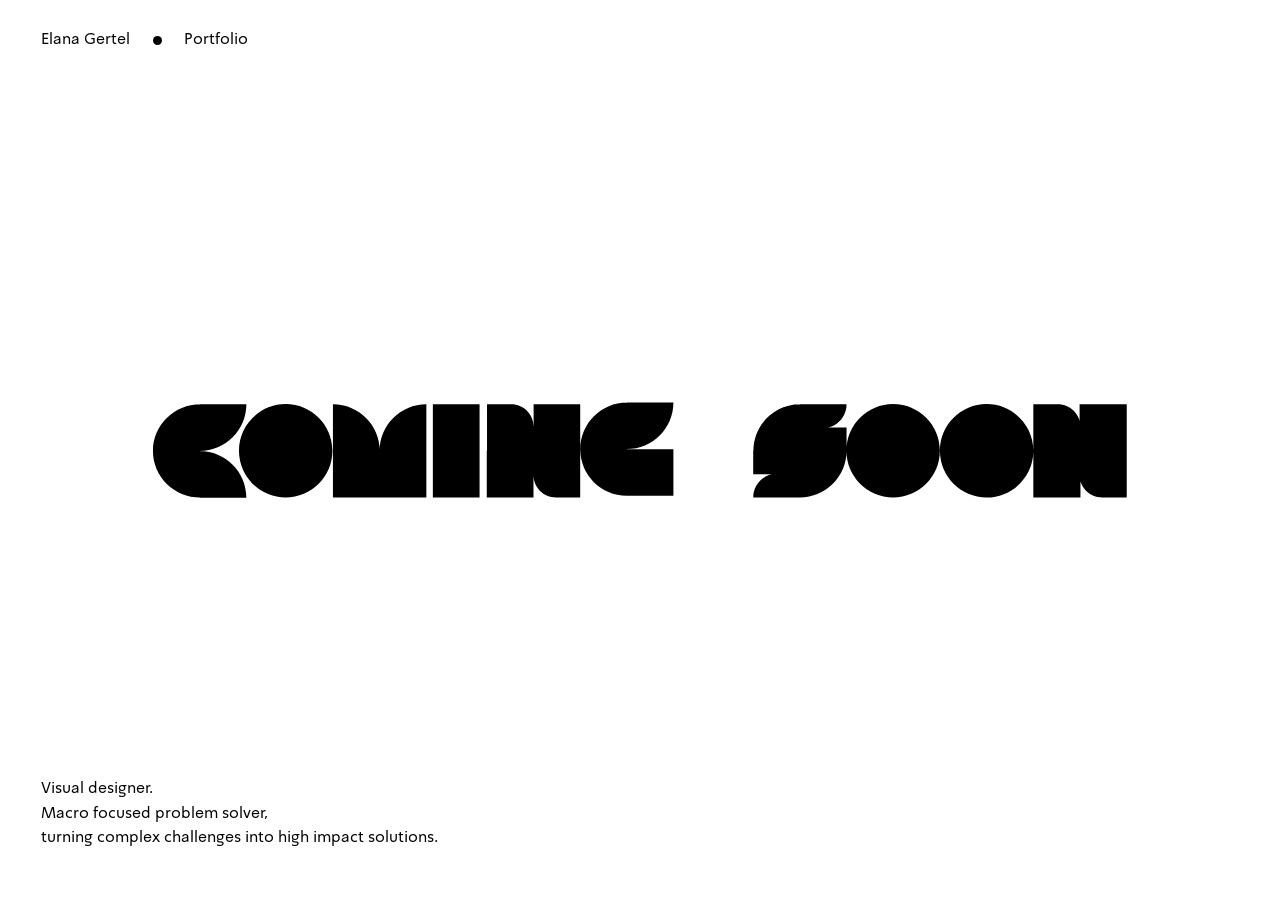
<file: preview.html>
<!DOCTYPE html>
<html lang="en">
<head>
  <meta charset="UTF-8">
  <meta name="viewport" content="width=device-width, initial-scale=1.0">
  <title>Elana Gertel — Portfolio (preview)</title>
  <link rel="stylesheet" href="styles.css">
</head>
<body>
  <!-- Preview of Figma frame "MacBook Pro 16' - 27" (node 28:1055): a still picture, no animation -->
  <main class="shapes-page">
    <div class="shapes-stage">
      <!-- Top row: name • Portfolio -->
      <header class="site-header">
        <h1 class="site-name">Elana Gertel</h1>
        <img class="site-dot" src="images/dot.svg" alt="">
        <p class="site-label">Portfolio</p>
      </header>

      <!-- "Coming soon" made of the 27 shapes, joined into one picture that covers the whole frame -->
      <img class="coming-soon-word" src="images/coming-soon-27.svg" alt="coming soon">

      <!-- Introduction at the bottom left -->
      <p class="site-intro">Visual designer.<br>Macro focused problem solver,<br>turning complex challenges into high impact solutions.</p>
    </div>
  </main>
</body>
</html>
</file>
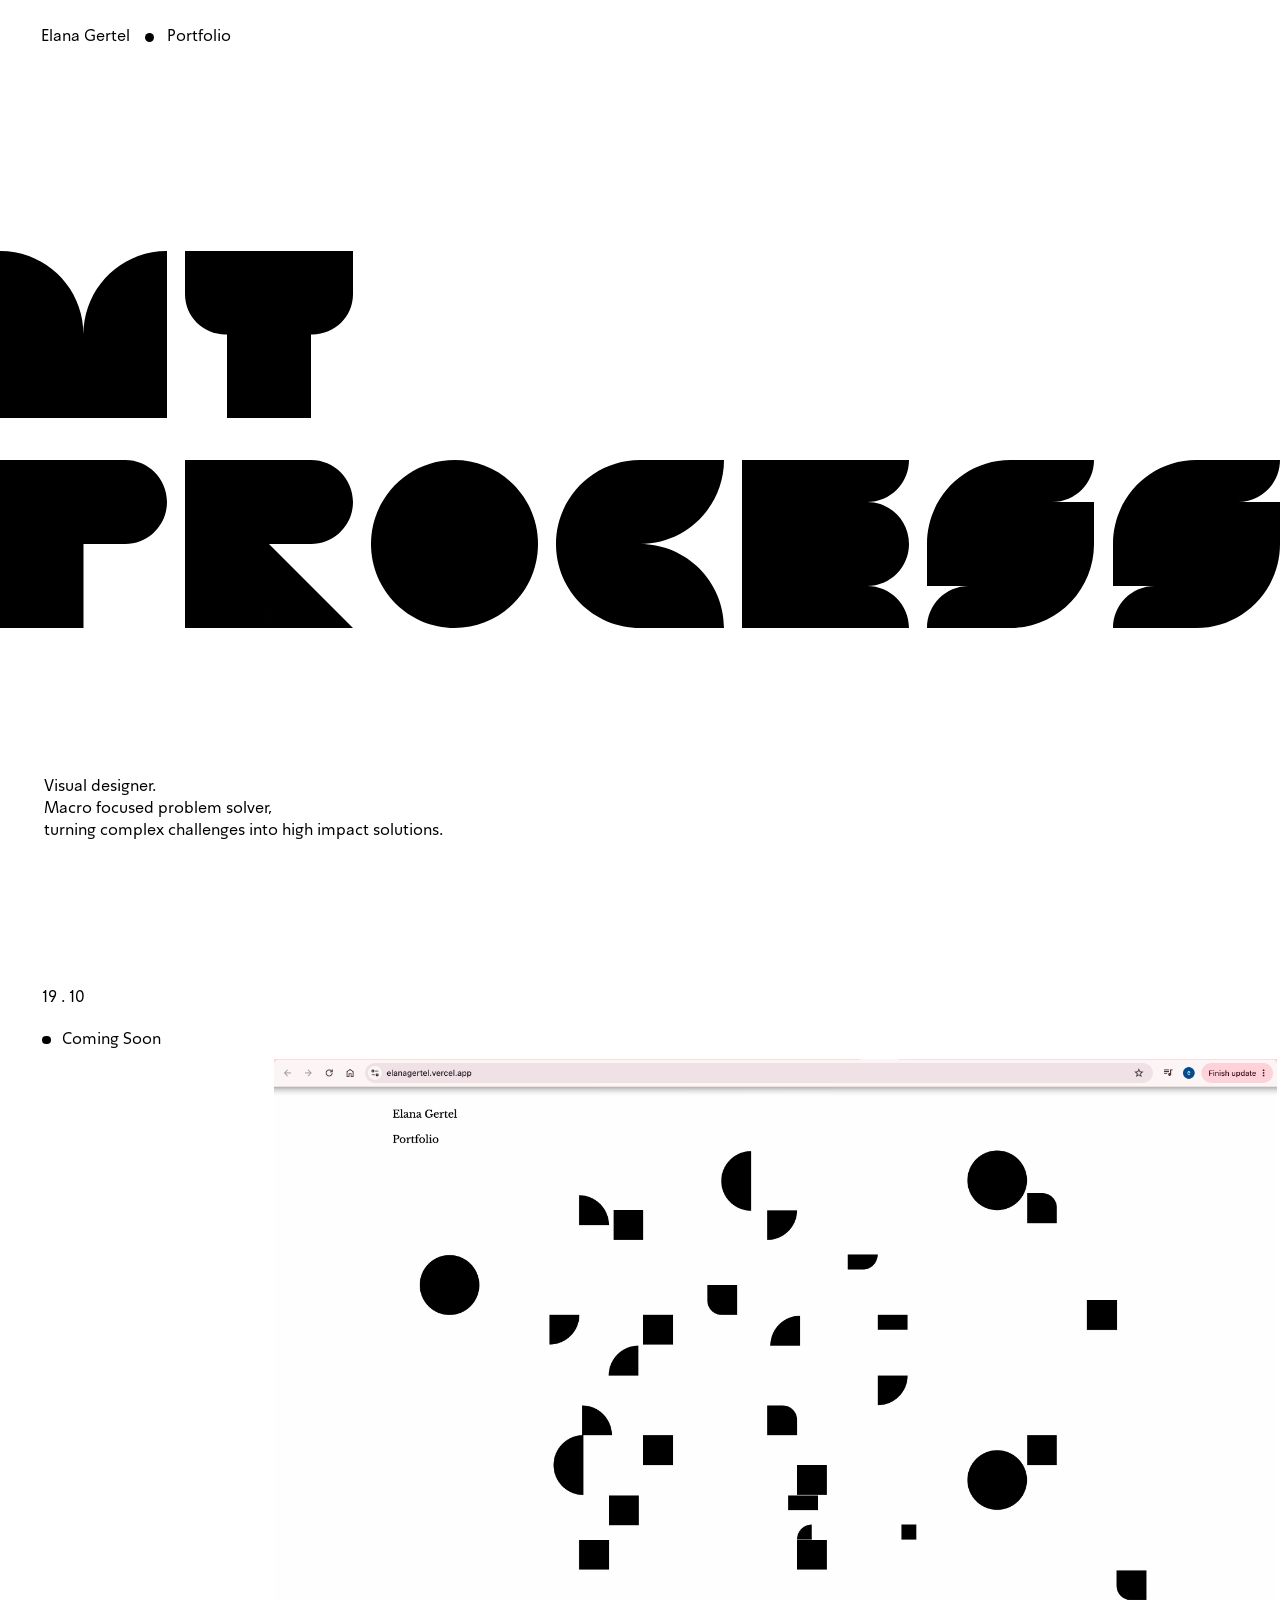
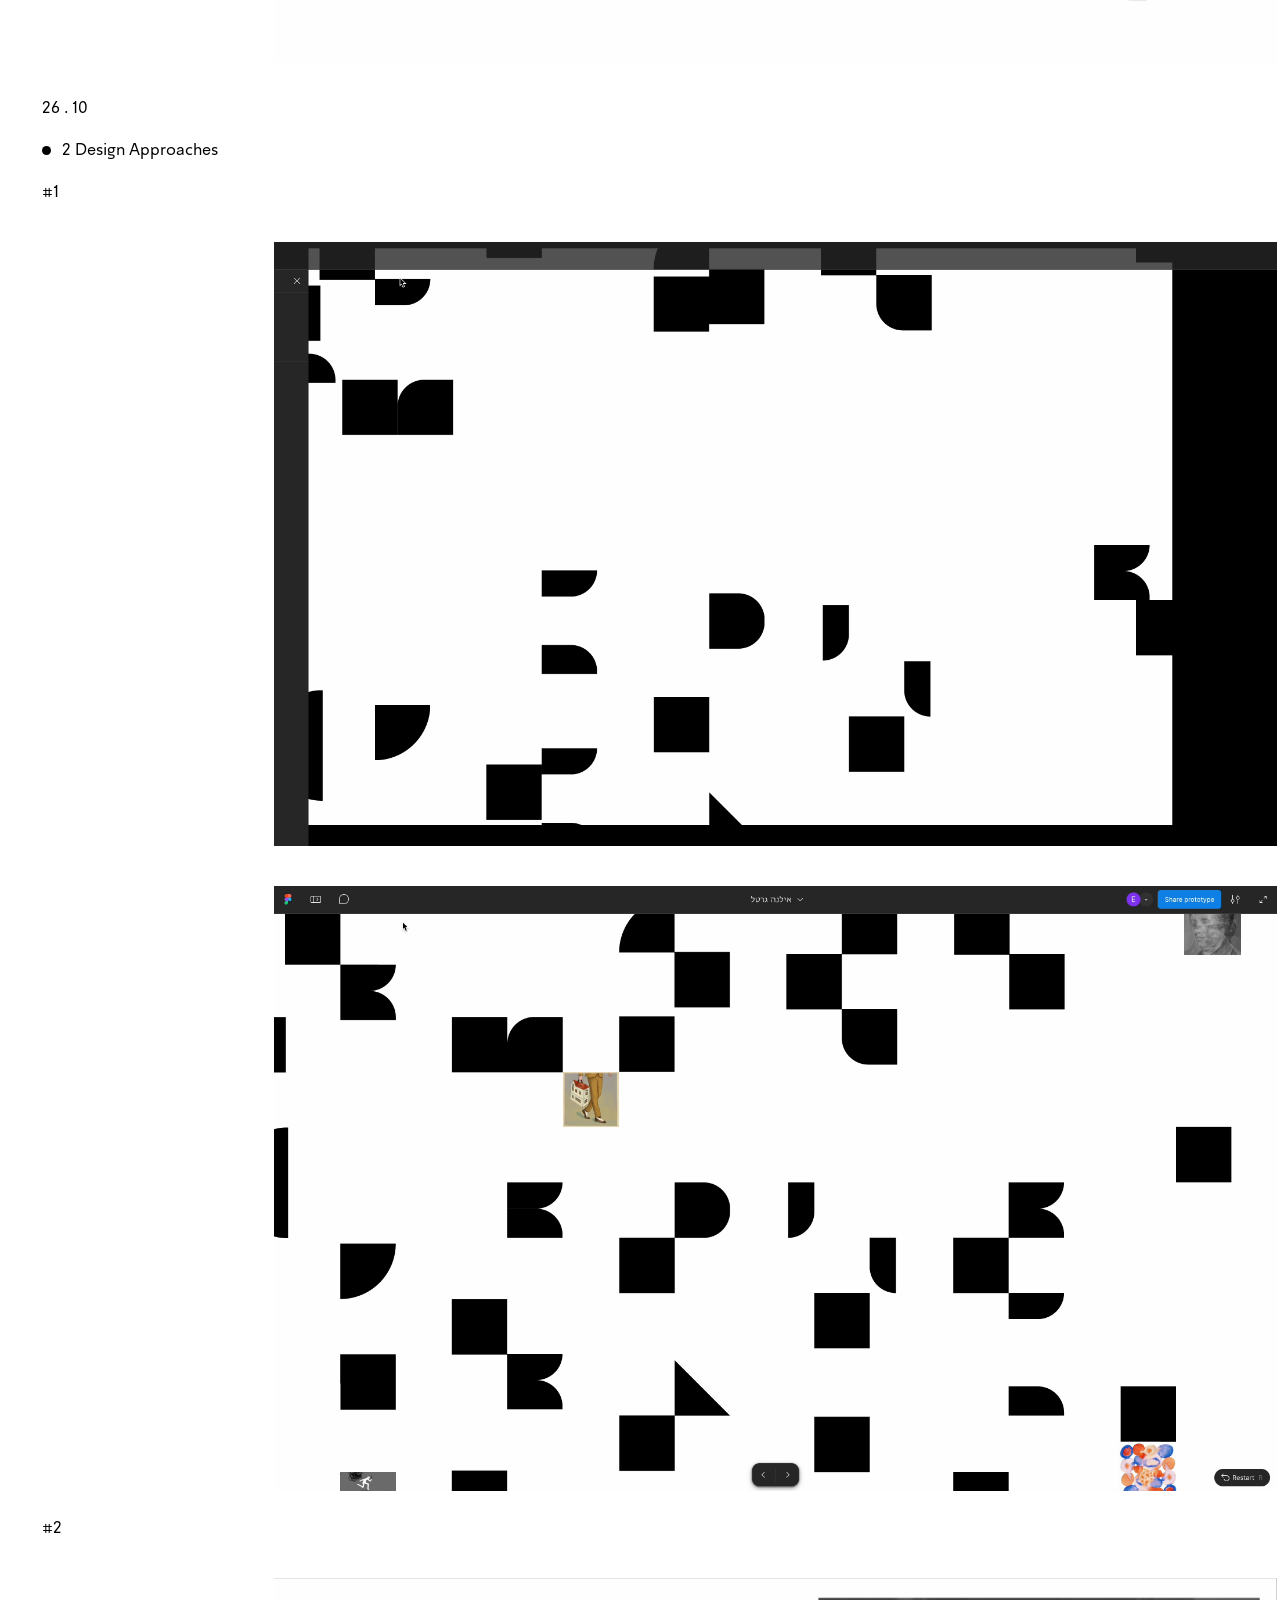
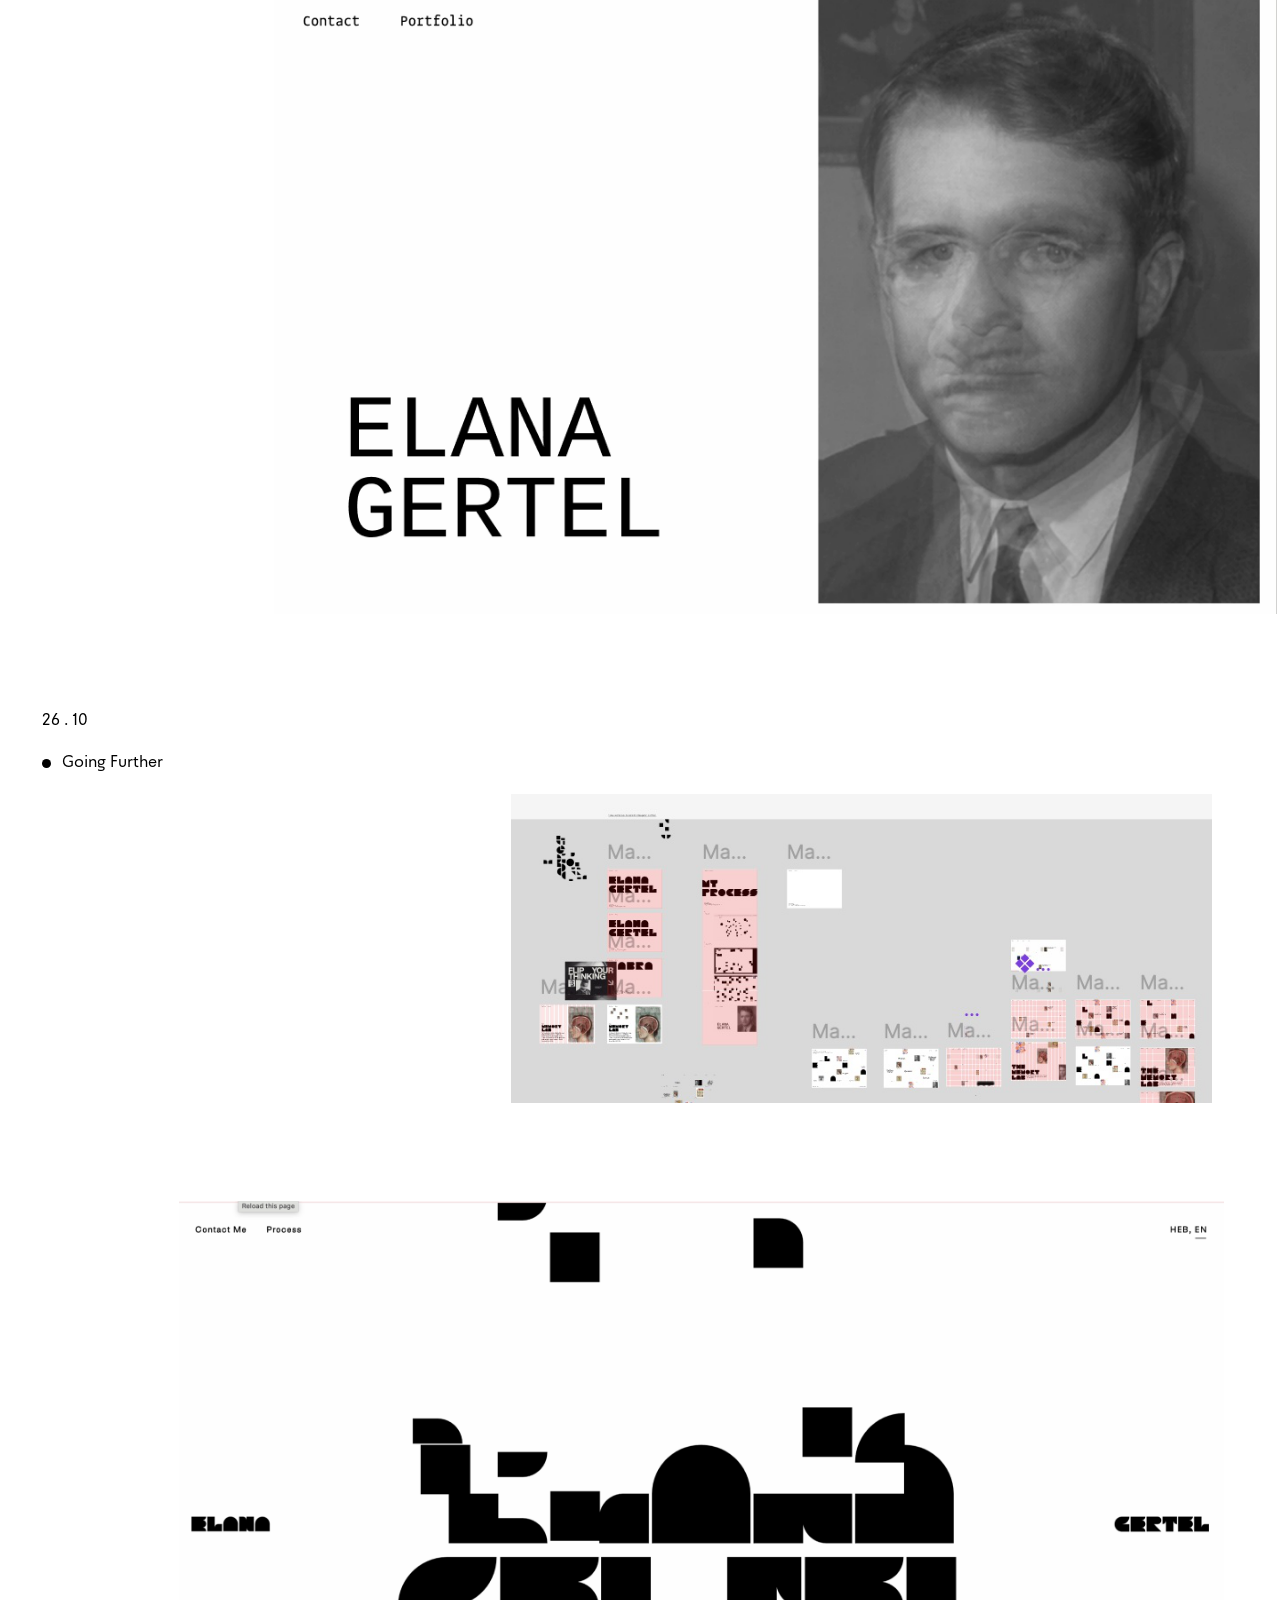
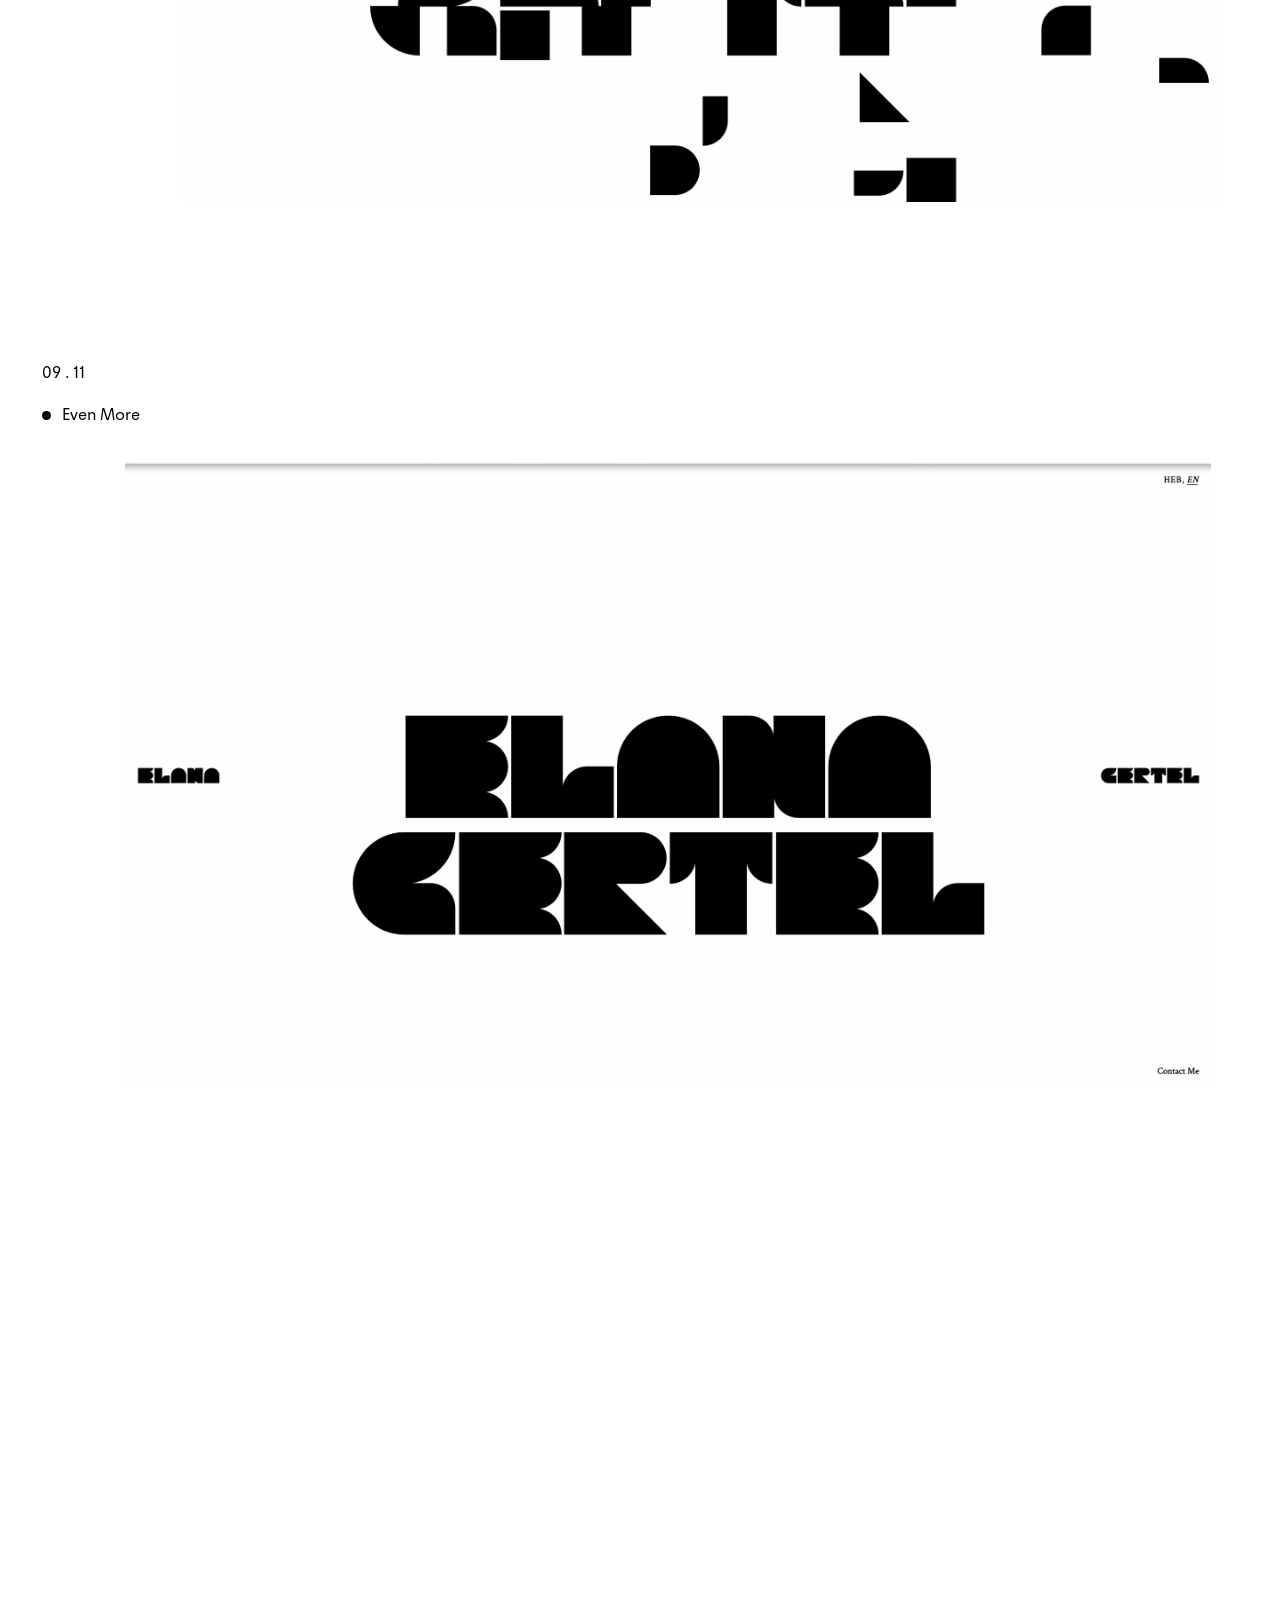
<file: process.html>
<!DOCTYPE html>
<html lang="en">
<head>
  <meta charset="UTF-8">
  <meta name="viewport" content="width=device-width, initial-scale=1.0">
  <title>My Process — Elana Gertel</title>
  <link rel="stylesheet" href="styles.css?v=20261113l">
</head>
<body class="scroll-page">
  <!-- Process page, built from Figma frame "MacBook Pro 16' - 31" (node 58:193) -->
  <main class="process-page">

    <!-- ===== Top of the page: name • Portfolio, the big "MY PROCESS" title, the introduction ===== -->
    <section class="process-top">
      <header class="process-header">
        <a class="process-name" href="index.html">Elana Gertel</a>
        <img class="process-dot" src="images/dot.svg" alt="">
        <p class="process-label">Portfolio</p>
      </header>

      <!-- "MY PROCESS" drawn with the black shapes: one picture per letter -->
      <h1 class="process-title" aria-label="My process">
        <span class="process-title-row process-title-row-1">
          <img src="images/process-title-m.svg" alt="">
          <img src="images/process-title-y.svg" alt="">
        </span>
        <span class="process-title-row process-title-row-2">
          <img src="images/process-title-p.svg" alt="">
          <img src="images/process-title-r.svg" alt="">
          <img src="images/process-title-o.svg" alt="">
          <img src="images/process-title-c.svg" alt="">
          <img src="images/process-title-e.svg" alt="">
          <img src="images/process-title-s1.svg" alt="">
          <img src="images/process-title-s2.svg" alt="">
        </span>
      </h1>

      <p class="process-intro">Visual designer.<br>Macro focused problem solver,<br>turning complex challenges into high impact solutions.</p>
    </section>

    <!-- ===== Entries: one <article> per week, oldest first =====

         To add a new week, copy this template below the last entry and fill it in.
         Put the new pictures in the images/ folder.

         <article class="process-entry">
           <div class="entry-date-rail"><p class="entry-date">2 . 11</p></div>
           <h2 class="entry-title">Title of the week</h2>

           <div class="entry-group">
             <p class="entry-label">#1</p>               (optional label — delete this line if not needed)
             <div class="entry-images">
               <img src="images/process-NAME.png" alt="Short description of the picture">
             </div>
           </div>
         </article>
    -->
    <section class="process-entries">

      <article class="process-entry">
        <div class="entry-date-rail"><p class="entry-date">19 . 10</p></div>
        <h2 class="entry-title">Coming Soon</h2>

        <div class="entry-group">
          <div class="entry-images">
            <img src="images/process-coming-soon.png" alt="Coming soon page with scattered black shapes">
          </div>
        </div>
      </article>

      <article class="process-entry">
        <div class="entry-date-rail"><p class="entry-date">26 . 10</p></div>
        <h2 class="entry-title">2 Design Approaches</h2>

        <div class="entry-group">
          <p class="entry-label">#1</p>
          <div class="entry-images">
            <img src="images/process-direction-1b.png" alt="Design approach 1, version B: black shapes on a white page">
            <img src="images/process-direction-1.png" alt="Design approach 1: black shapes and small pictures spread over the page">
          </div>
        </div>

        <div class="entry-group">
          <p class="entry-label">#2</p>
          <div class="entry-images">
            <img src="images/process-direction-2.png" alt="Design approach 2: the name in large letters next to a black and white portrait">
          </div>
        </div>
      </article>

      <!-- This week the pictures are not in the right column: each one has its own place
           (--x = left edge, --w = width, in Figma pixels) -->
      <article class="process-entry process-entry-far">
        <div class="entry-date-rail"><p class="entry-date">26 . 10</p></div>
        <h2 class="entry-title">Going Further</h2>

        <div class="entry-group entry-group-free">
          <div class="entry-images entry-images-free">
            <img src="images/process-going-further-1.png" style="--x: 575; --w: 788" alt="Figma overview of all the portfolio screens">
            <img src="images/process-going-further-2.png" style="--x: 201; --w: 1176" alt="Second approach in progress: the name built from scattered black shapes">
          </div>
        </div>
      </article>

      <!-- "Even More": a screen recording of the website (plays by itself, silent, again and again) -->
      <article class="process-entry process-entry-even-more">
        <div class="entry-date-rail"><p class="entry-date">09 . 11</p></div>
        <h2 class="entry-title">Even More</h2>

        <div class="entry-group entry-group-free">
          <div class="entry-images entry-images-free">
            <video src="images/process-even-more.mp4" poster="images/process-even-more-poster.jpg" style="--x: 141; --w: 1222"
                   autoplay muted loop playsinline preload="metadata" aria-label="Screen recording of the website: the shapes come together into the name Elana Gertel"></video>
          </div>
        </div>
      </article>

    </section>
  </main>

  <!-- Makes the dates stack under each other while scrolling -->
  <script src="process.js?v=20261109a"></script>
</body>
</html>
</file>
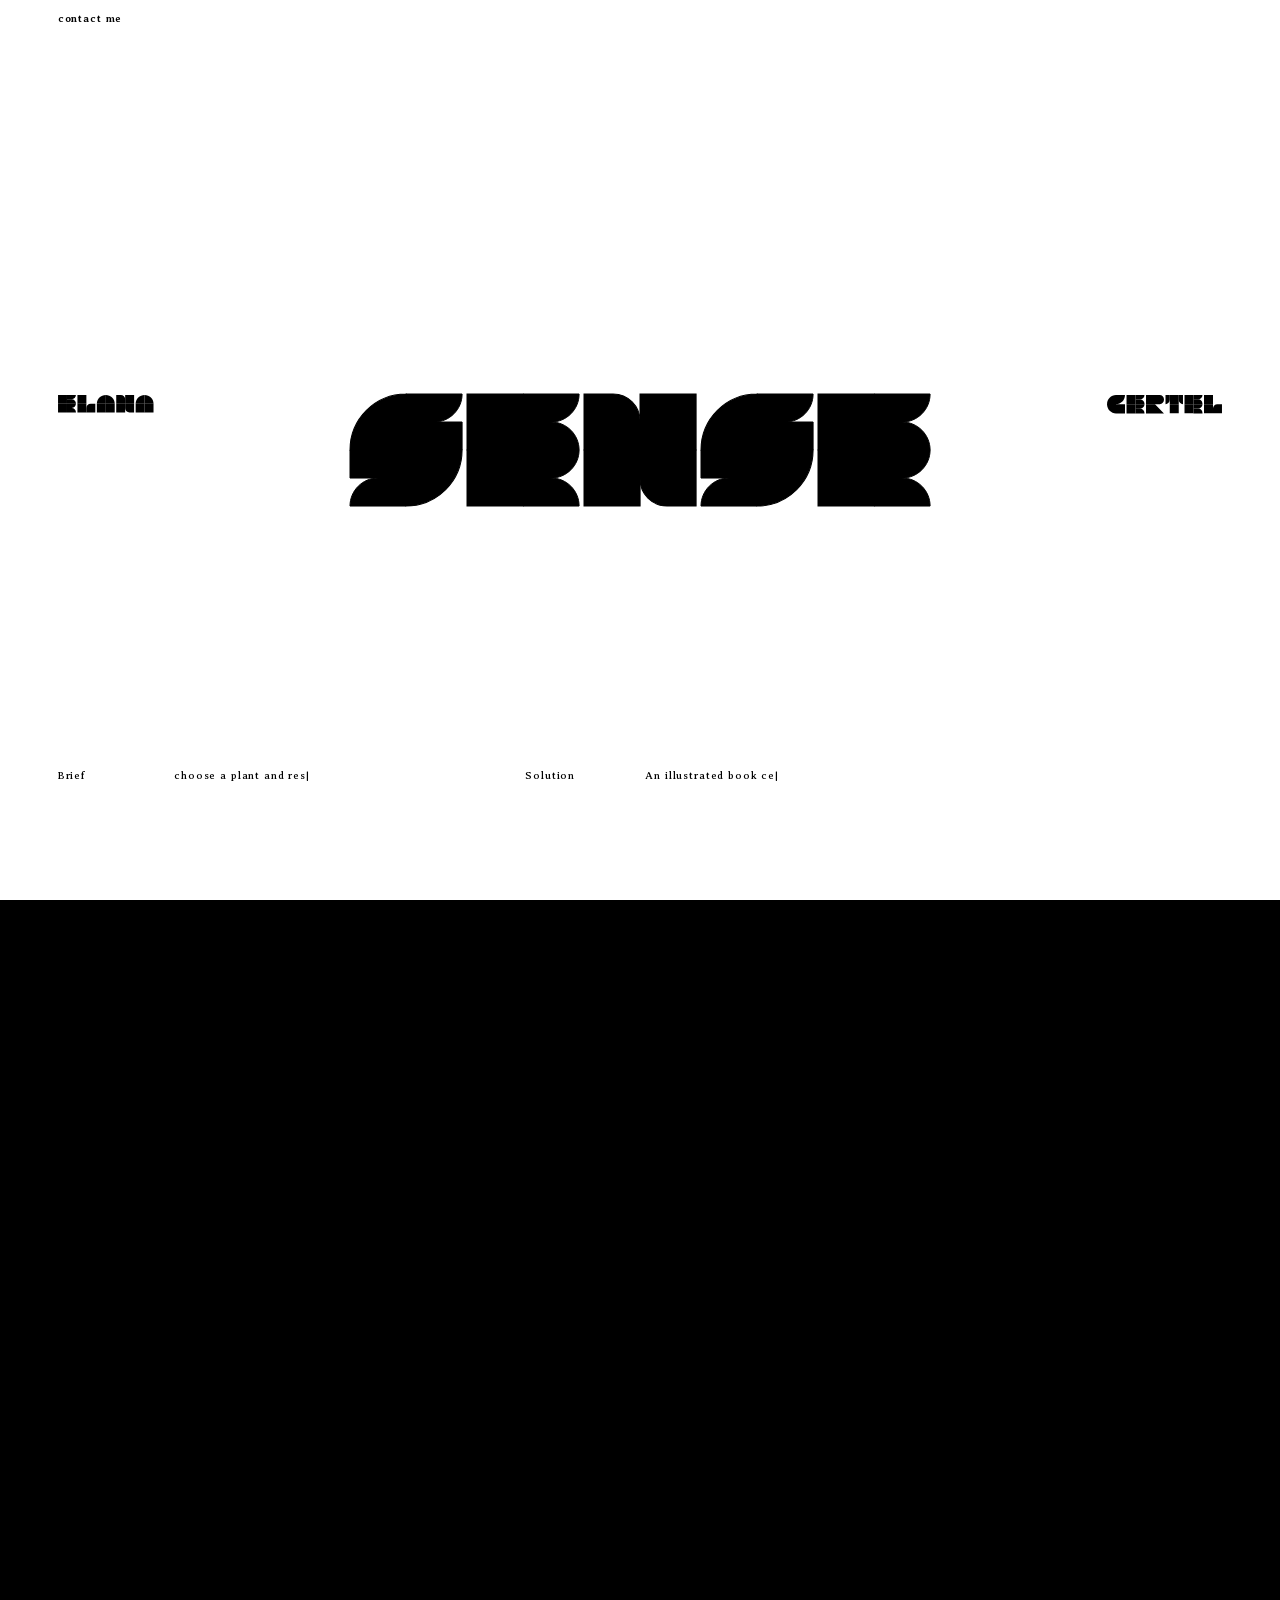
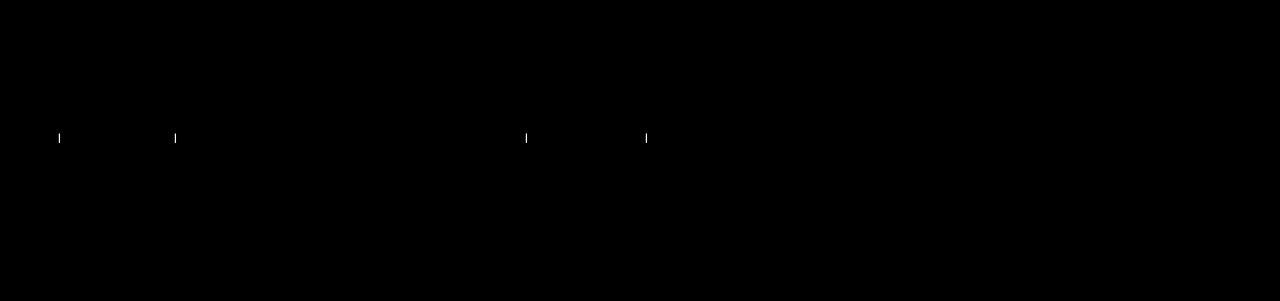
<file: sense.html>
<!DOCTYPE html>
<html lang="en">
<head>
  <meta charset="UTF-8">
  <meta name="viewport" content="width=device-width, initial-scale=1.0">
  <title>Sense — Elana Gertel</title>
  <!-- Fonts from Google Fonts: Averia Serif Libre (the names' hover texts and contact Me), Crimson Text (the small texts) -->
  <link rel="preconnect" href="https://fonts.googleapis.com">
  <link rel="preconnect" href="https://fonts.gstatic.com" crossorigin>
  <link rel="stylesheet" href="https://fonts.googleapis.com/css2?family=Averia+Serif+Libre:ital,wght@0,400;0,700;1,700&family=Crimson+Text:ital,wght@0,400;1,400&display=swap">
  <link rel="stylesheet" href="styles.css?v=20261114i">
  <!-- Show the page only once the title is drawn (the marker "page-ready" comes after the scripts),
       so coming from the home page the title is simply there, without blinking -->
  <link rel="expect" href="#page-ready" blocking="render">
</head>
<body class="lab-page">
  <!-- Project page "Sense", built from Figma frame "'Sense'". For now only the title and the black end
       (the pictures and texts come later). It works like The Israeli Cactus page: lab.js adds the black
       shapes that spell "SENSE"; sense-title.js says where they go. Scrolling brings the black end up
       from below, and the title turns white where it passes. -->
  <main class="lab lab-invert sense" id="lab">
    <h1 class="visually-hidden">Sense</h1>

    <!-- The first screen (the title) stays in place until the end of the page. lab.js puts the title shapes in it. -->
    <div class="lab-first-track">
      <div class="lab-first" id="lab-first">
        <!-- Clicking the first screen scrolls down to the black end -->
        <button class="lab-first-screen" id="lab-first-screen" type="button" aria-label="Scroll down"></button>

        <!-- The white title: lies exactly on the black one, but only shows over the black end,
             so the title turns white where the black end passes (lab.js puts the shapes in it) -->
        <div class="lab-white" id="lab-white">
          <div class="lab-footer-title" id="lab-footer-title"></div>
        </div>
      </div>
    </div>

    <!-- Under the title on the first screen (Figma: four texts at y 875, Averia Serif Libre 12, black).
         They scroll away with the page. (For now the same texts as The Israeli Cactus, until Figma has this project's own.) -->
    <p class="lab-intro" style="--x: 65">Brief</p>
    <p class="lab-intro lab-info-wide" style="--x: 196">choose a plant and research it.</p>
    <p class="lab-intro" style="--x: 591">Solution</p>
    <p class="lab-intro lab-info-wide" style="--x: 726">An illustrated book centered on cactus forms and symbols in Israel, combining botanical artwork with Hebrew text.</p>

    <!-- Fixed on the screen on every page, also while scrolling (Figma: Frame 193, Frame 188 and "contact Me"):
         the small name on the left and right edges, in the middle of the screen. Hovering a half
         types its link under it: "home" under ELANA (back to the home page gallery, no intro)
         and "about me" under GERTEL. "contact me" sits at the top left; hovering it types out the contact details (contact.js). -->
    <a class="flow-edge flow-edge-left" href="index.html?gallery">
      <img class="flow-logo" src="images/logo-elana-small.svg" alt="Elana">
      <span class="flow-edge-text">home<span class="flow-edge-cursor">|</span></span>
    </a>
    <a class="flow-edge flow-edge-right" href="about.html">
      <img class="flow-logo" src="images/logo-gertel-small.svg" alt="Gertel">
      <span class="flow-edge-text">about me<span class="flow-edge-cursor">|</span></span>
    </a>
    <p class="flow-small-text flow-contact">contact me</p>

    <!-- The black end of the page -->
    <footer class="lab-footer">
      <!-- The project details (Figma: four texts on the black, Averia Serif Libre 12, white).
           For now the same as The Israeli Cactus, until Figma has this project's own. -->
      <p class="lab-footer-text lab-info" style="--x: 65">2023</p>
      <p class="lab-footer-text lab-info lab-info-wide" style="--x: 196">Bezalel Academy of Art and Design
Science Illustration - Amit Trainin</p>
      <p class="lab-footer-text lab-info" style="--x: 591">Technique</p>
      <p class="lab-footer-text lab-info lab-info-wide" style="--x: 726">Illustrated art
Indesign Typography</p>
    </footer>
  </main>

  <!-- The title (its shapes and organic letters) first, then the code that draws it -->
  <!-- Phones: the rotate prompt and the tap effects (first, so the other scripts can use them) -->
  <script src="mobile.js?v=20261114e"></script>
  <script src="pieces.js?v=20261108h"></script>
  <script src="sense-title.js?v=20261113e"></script>
  <script src="lab.js?v=20261114a"></script>
  <div id="page-ready"></div>
  <script src="contact.js?v=20261114a"></script>
  <script src="type-texts.js?v=20261114d"></script>
</body>
</html>
</file>
<file: styles.css>
/* ===== Design variables (from Figma) ===== */
:root {
  /* Colors */
  --color-background: #ffffff;
  --color-text: #000000;

  /* Fonts */
  --font-body: "Simpler Pro", Arial, sans-serif;
  --font-small: "TheBasics", Arial, sans-serif;               /* not used at the moment */
  --font-serif-italic: "Crimson Text", Georgia, serif;        /* project names and years, small texts */
  --font-edge: "Averia Serif Libre", Georgia, serif;         /* the names' hover texts and contact Me */

  /* The Figma frames are 1440 × 1024. The stage keeps this shape on every screen,
     as big as fits: full width, unless the screen is too short for that. */
  --frame-width: 1440;
  --frame-height: 1024;
  --stage-width: min(100vw, 100dvh * var(--frame-width) / var(--frame-height));

  /* One Figma pixel (the frames are 1440 wide), for things fixed on the screen outside the page's
     main area (the home page's small texts and side names). Inside .flow and .lab it is measured
     on the page itself. */
  --u: calc(100vw / 1440);

  /* Text: 18px in the 1440px frame, growing and shrinking with the stage,
     but never smaller than 12px so it stays readable on phones */
  --text-font-size: max(12px, var(--stage-width) * 18.16 / 1440);

  /* Phones only (see "PHONES" at the end of this file): the smallest sizes, so texts stay readable */
  --phone-small-text: 10px;      /* contact me, home| / about me|, the projects' short texts */
  --phone-story-text: 10px;      /* the story paragraphs on the project pages */
  --phone-caption-text: 11px;    /* the picture captions on the home page */
  --phone-logo-elana: 72px;      /* the small ELANA on the left edge (GERTEL gets the same height) */
  --phone-media-max-h: 88svh;    /* pictures and videos on the project pages: never taller than this */
}

/* ===== Font: Simpler Pro by Hagilda (stored in fonts/) ===== */
@font-face {
  font-family: "Simpler Pro";
  src: url("fonts/SimplerPro-Regular.otf") format("opentype");
  font-weight: 400;
  font-style: normal;
  font-display: swap;
}

/* ===== Font: TheBasics by Hagilda (stored in fonts/), used on the home page ===== */
@font-face {
  font-family: "TheBasics";
  src: url("fonts/TheBasics-Regular.ttf") format("truetype");
  font-weight: 400;
  font-style: normal;
  font-display: swap;
}

/* ===== Base: remove default spacing so the page fills exactly one screen ===== */
* {
  margin: 0;
  padding: 0;
  box-sizing: border-box;
}

html,
body {
  height: 100%;
}

body {
  background-color: var(--color-background);
  overflow: hidden; /* one screen, no scrolling */
}

/* ===== Page: centers the stage in the middle of the screen ===== */
.shapes-page {
  display: flex;
  align-items: center;
  justify-content: center;
  width: 100%;
  height: 100vh;
  height: 100dvh; /* on phones: the real visible height */
}

/* ===== Stage: a box with the frame's proportions, as big as fits on the screen ===== */
.shapes-stage {
  position: relative;
  width: var(--stage-width);
  aspect-ratio: 1440 / 1024;
}

/* ===================================================================
   Text — all positions come from the 1440 × 1024 frame (left: x / 1440, top: y / 1024)
   =================================================================== */

/* Top row at x 39, y 37: "Elana Gertel" • "Portfolio".
   A row with gaps (about 25px in the frame), so the words never overlap on small screens. */
.site-header {
  position: absolute;
  left: 2.71%;    /* 39 / 1440 */
  top: 3.61%;     /* 37 / 1024 */
  display: flex;
  align-items: center;
  gap: max(8px, var(--stage-width) * 25.5 / 1440);
}

.site-name,
.site-label {
  font-family: var(--font-body);
  font-size: var(--text-font-size);
  font-weight: 400;
  line-height: normal;
  color: var(--color-text);
  white-space: nowrap;
}

/* "Process" link: looks like the other words in the row, underlined only when the mouse is on it */
.site-link {
  text-decoration: none;
}

.site-link:hover,
.site-link:focus-visible {
  text-decoration: underline;
}

/* The dot between the words: 10 × 10 in the frame, at least 5px */
.site-dot {
  display: block;
  width: max(5px, var(--stage-width) * 10 / 1440);
  height: auto;
}

/* Introduction at the bottom left: x 39, y 884, 18px text on 28px lines */
.site-intro {
  position: absolute;
  left: 2.71%;    /* 39 / 1440 */
  top: 86.33%;    /* 884 / 1024 */
  font-family: var(--font-body);
  font-size: var(--text-font-size);
  font-weight: 400;
  line-height: 1.542; /* 28px / 18.16px */
  color: var(--color-text);
  white-space: nowrap;
}

/* ===================================================================
   "Coming soon" — Figma frame "MacBook Pro 16' - 27"
   One picture the size of the whole frame, so every piece sits exactly where it is in Figma.
   =================================================================== */
.coming-soon-word {
  position: absolute;
  inset: 0;
  display: block;
  width: 100%;
  height: 100%;
}

/* ===================================================================
   process.html — Figma frame "MacBook Pro 16' - 31" (1440px wide, scrolls down)
   Every size is written in "frame pixels": calc(N * var(--u)), where --u is
   one Figma pixel at the current page width. So the page keeps the frame's
   proportions on every screen.
   =================================================================== */

/* This page is long, so it scrolls (the home page is one fixed screen) */
body.scroll-page {
  overflow-x: hidden;
  overflow-y: auto;
}

.process-page {
  container-type: inline-size;   /* lets --u measure the page width */
  --u: calc(100cqw / 1440);      /* one Figma pixel */
  --process-text-size: max(12px, calc(18.16 * var(--u)));
  --process-left: calc(47 * var(--u));         /* left edge of dates, titles and labels */
  --process-side-width: calc(261 * var(--u));  /* left column: x 47 → 308 */
  --process-image-width: calc(1129 * var(--u)); /* right column: x 308 → 1437 */
  width: 100%;
  font-family: var(--font-body);
  font-size: var(--process-text-size);
  font-weight: 400;
  color: var(--color-text);
}

/* ----- Top of the page (frame y 0 → 1114, where the first date starts) ----- */
.process-top {
  position: relative;
  height: calc(1114 * var(--u));
}

/* Top row at x 46, y 33: "Elana Gertel" • "Portfolio" */
.process-header {
  position: absolute;
  left: calc(46 * var(--u));
  top: calc(33 * var(--u));
  display: flex;
  align-items: center;
}

.process-name,
.process-label {
  line-height: 1;
  white-space: nowrap;
  color: var(--color-text);
  text-decoration: none;
}

/* The dot: 10 × 10, 17px after the name and 15px before "Portfolio" */
.process-dot {
  display: block;
  width: max(5px, calc(10 * var(--u)));
  height: auto;
  margin-left: max(6px, calc(16.67 * var(--u)));
  margin-right: max(6px, calc(15 * var(--u)));
}

/* "MY PROCESS": letters of 188 × 188 with 20.7px between them.
   Row 1 ("MY") at y 282, row 2 ("PROCESS") at y 518, both from the left edge. */
.process-title-row {
  position: absolute;
  left: 0;
  display: flex;
  gap: calc(20.68 * var(--u));
}

.process-title-row-1 {
  top: calc(282 * var(--u));
}

.process-title-row-2 {
  top: calc(518 * var(--u));
}

.process-title-row img {
  display: block;
  width: calc(187.99 * var(--u));
  height: auto;
}

/* Introduction at x 49, y 873, 18px text on 25px lines */
.process-intro {
  position: absolute;
  left: calc(49 * var(--u));
  top: calc(873 * var(--u));
  line-height: 1.377; /* 25px / 18.16px */
  white-space: nowrap;
}

/* ----- Entries ----- */
/* One entry: a left column (date, title, labels) and a right column (pictures) */
.process-entry {
  position: relative;
  display: grid;
  grid-template-columns: var(--process-side-width) var(--process-image-width);
  padding-left: var(--process-left);
  padding-top: calc(18 * var(--u)); /* room for the date line */
}

.process-entry + .process-entry {
  margin-top: calc(43 * var(--u));
}

/* The dates stay on screen while scrolling (sticky, like in Figma) and stack:
   the first date sticks 80px from the top, every next one 46px lower (19 . 10 at 80, 26 . 10 at 126).
   process.js sets --entry-number (0, 1, 2 …) and makes each rail reach the end of the list,
   so the dates stay until the bottom of the page. */
.entry-date-rail {
  position: absolute;
  left: var(--process-left);
  top: 0;
  height: 100%; /* replaced by process.js with the height down to the end of the list */
}

.entry-date {
  position: sticky;
  top: calc((80 + 46 * var(--entry-number, 0)) * var(--u));
  line-height: 1;
  white-space: nowrap;
}

/* Title with a dot in front: dot at x 47, title at x 70, 47px under the date */
.entry-title {
  grid-column: 1;
  display: flex;
  align-items: center;
  gap: calc(13 * var(--u));
  margin-top: calc(29 * var(--u));
  font-size: inherit;
  font-weight: 400;
  line-height: 1;
}

.entry-title::before {
  content: "";
  flex-shrink: 0;
  width: max(5px, calc(10 * var(--u)));
  height: max(5px, calc(10 * var(--u)));
  border-radius: 50%;
  background-color: var(--color-text);
}

/* A group of pictures, with an optional label (#1, #2) in the left column */
.entry-group {
  grid-column: 1 / -1;
  display: grid;
  grid-template-columns: var(--process-side-width) var(--process-image-width);
  margin-top: calc(12 * var(--u)); /* no label: pictures start 30px under the title */
}

.entry-group:has(.entry-label) {
  margin-top: calc(29 * var(--u)); /* label: 47px under the title */
}

.entry-group + .entry-group {
  margin-top: calc(34 * var(--u));
}

.entry-label {
  grid-column: 1;
  line-height: 1;
}

.entry-images {
  grid-column: 2;
  display: flex;
  flex-direction: column;
  gap: calc(45 * var(--u));
}

.entry-label + .entry-images {
  margin-top: calc(64 * var(--u)); /* pictures start 64px under the label */
}

.entry-images img {
  display: block;
  width: 100%;
  height: auto;
}

/* "Going Further": starts further down (112px under the last picture) */
.process-entry.process-entry-far {
  margin-top: calc(112 * var(--u));
}

/* A group whose pictures each have their own place and size (--x, --w in Figma pixels),
   instead of filling the right column */
.entry-group.entry-group-free {
  margin-top: calc(25 * var(--u)); /* pictures start 43px under the title */
}

.entry-images.entry-images-free {
  grid-column: 1 / -1;
  gap: calc(110 * var(--u));
}

.entry-images-free img,
.entry-images-free video {
  display: block;
  height: auto;
  width: calc(var(--w) * var(--u));
  margin-left: calc((var(--x) - 47) * var(--u)); /* the entry already starts at x 47 */
}

/* "Even More": starts 186px under the last picture, its video 64px under the title */
.process-entry.process-entry-even-more {
  margin-top: calc(184 * var(--u));
}

.process-entry-even-more .entry-group.entry-group-free {
  margin-top: calc(43 * var(--u));
}

.process-entries {
  padding-bottom: calc(1500 * var(--u)); /* Figma: white space under the last picture */
}

/* ----- Phones: the left column is too narrow, so each entry stacks:
         date, title and label on top, pictures full width underneath ----- */
@container (max-width: 699px) {
  .process-entry,
  .entry-group {
    grid-template-columns: 1fr;
  }

  .process-entry {
    padding: 0 16px;
  }

  .process-entry + .process-entry {
    margin-top: 40px;
  }

  .entry-date-rail {
    position: static;
  }

  .entry-date {
    position: static;
  }

  .entry-title {
    margin-top: 12px;
    gap: 8px;
  }

  .entry-group,
  .entry-group:has(.entry-label),
  .entry-group + .entry-group {
    margin-top: 16px;
  }

  .entry-images {
    grid-column: 1;
    gap: 16px;
  }

  .entry-label + .entry-images {
    margin-top: 8px;
  }

  /* pictures with their own place: full width like the others */
  .entry-group.entry-group-free {
    margin-top: 16px;
  }

  .entry-images.entry-images-free {
    gap: 16px;
  }

  .entry-images-free img,
  .entry-images-free video {
    width: 100%;
    margin-left: 0;
  }

  .process-entry.process-entry-far,
  .process-entry.process-entry-even-more {
    margin-top: 40px;
  }

  .process-entry-even-more .entry-group.entry-group-free {
    margin-top: 16px;
  }

  .process-entries {
    padding-bottom: 48px;
  }
}

/* ===================================================================
   index.html — new home page (Figma flow: frames 77 → 76 → 75)
   Every size is in "home units": calc(N * var(--u)). One home unit is a Figma pixel (the frame is
   1440 wide) divided by 0.9351: in Figma the home shapes got smaller, like the project titles, so the
   page draws everything 0.9351 times as big (HOME_SCALE in home.js: keep the two the same).
   home.js sets --x, --y and --w on each shape, picture and name.
   =================================================================== */

body.home-page {
  overflow-x: hidden;
  overflow-y: auto; /* the gallery is taller than one screen */
}

/* For screen readers only: hidden on screen */
.visually-hidden {
  position: absolute;
  width: 1px;
  height: 1px;
  overflow: hidden;
  clip-path: inset(50%);
  white-space: nowrap;
}

.flow {
  container-type: inline-size;   /* lets --u measure the page width */
  --u: calc(100cqw / 1440 * 0.9351);   /* one home unit (see above) */
  position: relative;
  width: 100%;
  height: calc(1977.3 * var(--u)); /* the gallery (Figma frame 75): 1849 Figma pixels tall */
  overflow: hidden;              /* shapes waiting outside the frame stay hidden */
  isolation: isolate;            /* the "exclusion" texts blend with this white page only */
  background-color: var(--color-background);
}

/* Everything inside is placed at --x / --y (Figma pixels from the top-left corner) */
.flow-piece,
.flow-photo,
.flow-name,
.flow-year {
  position: absolute;
  left: calc(var(--x) * var(--u));
  top: calc(var(--y) * var(--u));
}

/* ----- The black shapes ----- */
.flow-piece {
  z-index: 2;
  display: block;
  width: calc(var(--w) * var(--u));
  height: auto;
  overflow: visible; /* let the thin outline reach past the edge */
}

/* A thin black outline (1 screen pixel wide at every page size) around each shape:
   touching shapes overlap by about half a pixel, so they look merged — no white line between them */
.flow-piece path {
  fill: #000000;
  stroke: #000000;
  stroke-width: 1px;
  stroke-linejoin: miter;
  vector-effect: non-scaling-stroke;
}

/* While the opening plays: shapes slide one cell at a time, like a sliding puzzle
   (0.33s each: slow start, fast middle, soft stop) */
.flow.is-animating .flow-piece {
  transition:
    left 330ms cubic-bezier(0.65, 0, 0.35, 1),
    top 330ms cubic-bezier(0.65, 0, 0.35, 1);
}

/* ...and pictures and names glide at a steady speed for 1 second, like Figma's Smart Animate */
.flow.is-animating .flow-photo,
.flow.is-animating .flow-name,
.flow.is-animating .flow-year {
  transition:
    left 1000ms linear,
    top 1000ms linear,
    opacity 1000ms linear;
}

/* Into the gallery: each letter (as one block) and the pictures, names and years
   slide in longer moves of 0.55s */
.flow.is-animating.is-step-3 .flow-piece,
.flow.is-animating.is-step-3 .flow-photo,
.flow.is-animating.is-step-3 .flow-name,
.flow.is-animating.is-step-3 .flow-year {
  transition:
    left 550ms cubic-bezier(0.65, 0, 0.35, 1),
    top 550ms cubic-bezier(0.65, 0, 0.35, 1);
}

/* After the opening: hovering a picture or a letter moves things in short sliding-puzzle moves */
.flow.is-done .flow-piece,
.flow.is-done .flow-photo,
.flow.is-done .flow-name,
.flow.is-done .flow-year {
  transition:
    left 330ms cubic-bezier(0.65, 0, 0.35, 1),
    top 330ms cubic-bezier(0.65, 0, 0.35, 1);
}

/* The big names and years are never shown: the pictures come in without titles, and each
   picture shows its own small caption and year while it is hovered (.flow-photo-caption, .flow-photo-year).
   They stay in the page (hidden) because the planned moves still slide them. */
.flow-name,
.flow-year {
  visibility: hidden;
}

/* Invisible areas over the big letters: hovering one makes the letter slide (see home.js) */
.flow-letter-area {
  position: absolute;
  z-index: 3;
  left: calc(var(--x) * var(--u));
  top: calc(var(--y) * var(--u));
  width: calc(var(--w) * var(--u));
  height: calc(var(--h) * var(--u));
}

/* While the shapes puzzle into the project title, hovering does nothing */
.flow.is-leaving .flow-letter-area,
.flow.is-leaving .flow-photo {
  pointer-events: none;
}

/* "mind" is a link to the project page */
a.flow-photo {
  display: block;
  cursor: pointer;
}

a.flow-photo:focus-visible {
  outline: 2px solid var(--color-text);
  outline-offset: 2px;
}

/* For a moment at the start of step 3: they jump to the edges without animating */
.flow.no-item-transition .flow-photo,
.flow.no-item-transition .flow-name,
.flow.no-item-transition .flow-year {
  transition: none;
}

/* Things that are not in the current frame yet: invisible, they fade in */
.is-hidden {
  opacity: 0;
}

/* ----- Project pictures: a window showing part of the picture (crops from Figma) ----- */
/* The picture's box: the crop window, plus the caption under it and the year above it.
   (No z-index here, so the year's "exclusion" mixes with what is behind the picture.) */
.flow-photo {
  display: block;
}

.flow-photo-window {
  position: absolute;
  inset: 0;
  overflow: hidden;
}

.flow-photo img {
  position: absolute;
  display: block;
  max-width: none;
}

/* ----- Pictures: always sharp, in colour (no blur) ----- */

/* ----- Caption under the picture and year above its right edge, shown while hovered -----
   Figma (Component 2, hovered "mind"): caption Crimson Text 19.4px, centred, 7px under the picture;
   year Crimson Text italic 11.8px, white + exclusion, right-aligned, 7px above the picture */
.flow-photo-caption,
.flow-photo-year {
  position: absolute;
  font-family: var(--font-serif-italic);
  font-weight: 400;
  white-space: nowrap;
  pointer-events: none;
  opacity: 0;
  transition: opacity 400ms ease;
  /* thin, regular letters like in Figma (on a Mac the browser otherwise draws small text a bit bolder) */
  -webkit-font-smoothing: antialiased;
  -moz-osx-font-smoothing: grayscale;
}

.flow-photo-caption {
  z-index: 1;
  left: 50%;
  top: calc(100% + 7 * var(--u));
  transform: translateX(-50%);
  font-size: max(10px, calc(19.41 * var(--u)));
  line-height: 0.92;
  color: var(--color-text);
}

.flow-photo-year {
  z-index: 3;
  right: 0;
  bottom: calc(100% + 7 * var(--u));
  font-size: max(7px, calc(11.83 * var(--u)));
  font-style: italic;
  line-height: 1.16;
  letter-spacing: 0.06em;
  color: #ffffff;
  mix-blend-mode: exclusion;
}

.flow.is-done .flow-photo.is-colored .flow-photo-caption,
.flow.is-done .flow-photo.is-colored .flow-photo-year {
  opacity: 1;
}

/* The picture windows: Figma sizes (Component 2) / 0.9351, in home units */
/* House picture (Double Families): window 139.39 × 138.47 in Figma */
.photo-house {
  width: calc(149.07 * var(--u));
  height: calc(148.08 * var(--u));
}

.photo-house img {
  left: -0.21%;
  top: -26%;
  width: 100.42%;
  height: 132.09%;
}

/* Brain picture (the other copies in the gallery): window 132.01 × 124.62 in Figma */
.photo-brain {
  width: calc(141.17 * var(--u));
  height: calc(133.27 * var(--u));
}

.photo-brain img {
  left: 3.03%;
  top: -44.61%;
  width: 96.97%;
  height: 144.70%;
}

/* Cactus picture (The Israeli Cactus): window 126 × 122 in Figma */
.photo-cactus {
  width: calc(134.74 * var(--u));
  height: calc(130.47 * var(--u));
}

.photo-cactus img {
  left: -0.11%;
  top: -51.11%;
  width: 100.22%;
  height: 151.11%;
}

/* The new picture (Figma "לפיגמה ץץץ 1" and "2", a cake with a little figure): window 126 × 124 in Figma.
   The top-right one opens the Israeli Movie Archive. The picture file is already cropped to the window. */
.photo-archive {
  width: calc(134.74 * var(--u));
  height: calc(132.61 * var(--u));
}

.photo-archive img {
  inset: 0;
  width: 100%;
  height: 100%;
  object-fit: cover;
}

/* Sense picture (women sitting on the grass): window 127.36 × 125.58 in Figma, the whole picture fills it */
.photo-sense {
  width: calc(136.2 * var(--u));
  height: calc(134.3 * var(--u));
}

.photo-sense img {
  inset: 0;
  width: 100%;
  height: 100%;
  object-fit: cover;
}

/* The main brain picture ("mind", it opens The Memory Lab): the same window, cropped a little
   differently (Figma, Component 2) */
.photo-mind {
  width: calc(141.17 * var(--u));
  height: calc(133.27 * var(--u));
}

.photo-mind img {
  left: 0.68%;
  top: -36.51%;
  width: 99.32%;
  height: 148.21%;
}

/* Watercolour poster: window 141.24 × 128.32 in Figma, poster 141.07 × 199.52 inside, 10.15 up */
.photo-water-a,
.photo-water-b {
  width: calc(151.04 * var(--u));
  height: calc(137.22 * var(--u));
}

.photo-water-a img,
.photo-water-b img {
  left: 0;
  top: calc(-10.86 * var(--u));
  width: calc(150.86 * var(--u));
  height: calc(213.37 * var(--u));
}

/* ----- Project names: Crimson Text semi-bold italic 37.6px, centred, tight lines ----- */
.flow-name {
  z-index: 1;
  width: calc(var(--w) * var(--u));
  font-family: var(--font-serif-italic);
  font-size: max(9px, calc(37.552 * var(--u)));
  font-weight: 600;
  font-style: italic;
  line-height: 0.64;
  text-align: center;
  white-space: pre-wrap; /* keeps the line breaks from Figma */
  color: var(--color-text);
}

/* ----- Years: white + "exclusion", so they show black on white and white on a black shape ----- */
.flow-year {
  z-index: 3;
  font-family: var(--font-serif-italic);
  font-size: max(7px, calc(16.97 * var(--u)));
  font-weight: 600;
  font-style: italic;
  line-height: 1.16;
  letter-spacing: 0.06em;
  white-space: nowrap;
  color: #ffffff;
  mix-blend-mode: exclusion;
}

/* ----- Small texts (contact Me): 12px, white + exclusion
         (they show black on white and white on black) ----- */
.flow-small-text {
  font-family: var(--font-serif-italic);
  font-size: max(8px, calc(12 * var(--u)));
  font-weight: 400;
  line-height: 1.16;
  letter-spacing: 0.06em;
  white-space: nowrap;
  color: #ffffff;
  mix-blend-mode: exclusion;
  text-decoration: none;
}

/* ----- Fixed on the screen on every page, also while scrolling (Figma: x and y in a 1440 × 1024 screen) ----- */

/* "contact me": Averia Serif Libre bold 12px, at the top left (Figma: Frame 204 at x 65, y 14).
   Hovering it types out the contact details next to it (contact.js; Figma: Frame 207) */
.flow-contact {
  --u: calc(100vw / 1440);   /* one Figma pixel of the screen (not the page's own scale, e.g. on About) */
  position: fixed;
  z-index: 9;
  left: calc(65 * var(--u));
  top: calc(14 * var(--u));
  margin: 0;
  font-family: var(--font-edge);
  font-weight: 700;
  font-style: normal;
  letter-spacing: 0.08em; /* 0.96px */
  cursor: default;
}


/* While contact.js types or erases a line of the details, its bar stands still */
.flow-contact-line.is-typing .flow-edge-cursor {
  animation: none;
}

/* The contact details (Figma: Frame 207, Variant2): three lines in the same bold font, starting 131 to the
   right of "contact me" (x 196, the grid's 2nd column), at its height. Each line is a link with its own
   blinking bar (contact.js) */
.flow-contact-lines {
  --u: calc(100vw / 1440);
  position: fixed;
  z-index: 9;
  left: calc(196 * var(--u));
  top: calc(14 * var(--u));
  display: flex;
  flex-direction: column;
  mix-blend-mode: exclusion; /* the whole box blends (white: black on white, white on black) */
}

.flow-contact-lines[hidden] {
  display: none;
}

/* Once a line is typed out, its bar goes away */
.flow-contact-line.is-done .flow-edge-cursor {
  visibility: hidden;
}

.flow-contact-line {
  font-family: var(--font-edge);
  font-weight: 700;
  font-style: normal;
  letter-spacing: 0.08em; /* 0.96px */
  mix-blend-mode: normal;   /* the box blends, not each line */
}

/* The small names on the left and right edges, in the middle of the screen (Figma: Frame 193 at
   x 65 and Frame 188 at x 1256, both on the layout grid's 65 margins; y 450 of 1024, on the grid's 4th row),
   each with its text centred under it.
   Each one is a link with a small text under it, hidden until the name is hovered */
.flow-edge {
  --u: calc(100vw / 1440);   /* one Figma pixel of the screen (not the page's own scale, e.g. on About) */
  position: fixed;
  z-index: 9;
  top: calc(50vh - var(--edge-above-middle, 62) * var(--u)); /* 512 - 450: on the layout grid's 4th row (Figma) */
  display: flex;
  flex-direction: column;
  align-items: center;       /* the small text is centred under the name (Figma) */
  gap: calc(9 * var(--u));
  text-decoration: none;
  mix-blend-mode: exclusion; /* white shapes and text: black on white, white on black */
}

.flow-edge-left {
  left: calc(65 * var(--u));
}

.flow-edge-right {
  right: calc(65 * var(--u)); /* on the layout grid's right margin (65), like ELANA on the left (Figma: Frame 188 at 1256) */
}

.flow-logo {
  display: block;
  height: auto;
}

.flow-edge-left .flow-logo  { width: calc(108.49 * var(--u)); }
.flow-edge-right .flow-logo { width: calc(130 * var(--u)); }

/* "home|" and "about me|" (Averia Serif Libre bold 12px). In Figma a white box covers the text and
   shrinks away to the right on hover: here the text is cut off from the right instead (clip-path),
   and on hover it is uncovered from left to right, like typing */
.flow-edge-text {
  font-family: var(--font-edge);
  font-size: max(8px, calc(12 * var(--u)));
  font-weight: 700;
  line-height: 1.16;
  letter-spacing: 0.08em; /* 0.96px */
  white-space: nowrap;
  color: #ffffff;
  clip-path: inset(0 100% 0 0);
  transition: clip-path 0.4s ease-out;
}

.flow-edge:hover .flow-edge-text,
.flow-edge:focus-visible .flow-edge-text {
  clip-path: inset(0 0 0 0);
}

/* The bar at the end blinks like a typing cursor (Figma: the text switches between "home|" and "home") */
.flow-edge-cursor {
  animation: flow-cursor-blink 1s steps(1) infinite;
}

/* The small texts on About end with the same blinking bar, in bold */
.about-text-cursor {
  font-weight: 700;
}

/* The typewriter (about.js): a small text is hidden until it is reached; while its letters are being
   typed the bar stands still, before and after it blinks */
.about-text {
  visibility: hidden;
}

.about-text.is-shown {
  visibility: visible;
}

.about-text.is-typing .about-text-cursor {
  animation: none;
}

@keyframes flow-cursor-blink {
  50% { opacity: 0; }
}

@media (prefers-reduced-motion: reduce) {
  .flow-edge-cursor { animation: none; }
}

/* (The home frames in Figma have the names 6 lower and contact Me 12 lower; the site keeps them in exactly
   the same place on every page, so they never jump when you go from one page to another.) */

/* ===================================================================
   Project pages: memory-lab.html ("The Memory Lab", Figma frame 65 + Frame 93)
   and israeli-cactus.html ("The Israeli Cactus", Figma frame "'Israeli' Cactus").
   Sizes are in Figma pixels, like the home page: calc(N * var(--u)).
   The shapes, small texts and side names use the home page styles (.flow-…).
   Each page sets where its black end starts (--end) and how tall its title is (--title-h).
   =================================================================== */

body.lab-page {
  overflow-x: hidden;
  overflow-y: auto; /* the page is long: scrolling on (the base style turns it off) */
}

.lab {
  container-type: inline-size;   /* lets --u measure the page width */
  --u: calc(100cqw / 1440);      /* one Figma pixel */
  --end: calc(6192 * var(--u));  /* where the black end starts (Figma: Frame 93 is 7318 tall) */
  --title-mid: 512;              /* the title's middle (Figma y); lab.js measures it */
  --title-h: 482;                /* the title's height */
  /* Height of the black end: 1126 like in Figma, or more on tall screens, so that at the very end
     of the page the white title sits exactly in the middle of the screen (and at least 339 under
     the top of the black end, like in Figma) */
  --footer-h: max(calc(1126 * var(--u)), calc(50vh + (339 + var(--title-h) / 2) * var(--u)));
  /* Where the white title's bottom edge is, measured from the top of the black end */
  --footer-title-bottom: calc(var(--footer-h) - 50vh + var(--title-h) / 2 * var(--u));
  position: relative;
  width: 100%;
  height: calc(var(--end) + var(--footer-h));
  overflow-x: clip;              /* hide what sticks out, but keep the pictures able to stick while scrolling */
  isolation: isolate;
  background-color: var(--color-background);
}

/* ----- The first screen stays while you scroll (until the black end covers it) ----- */
.lab-first-track {
  position: absolute;
  left: 0;
  top: 0;
  width: 100%;
  height: var(--end); /* down to the black end */
}

/* It sticks so that the title's middle (--title-mid, Figma y; lab.js measures it) is in the middle
   of the screen, level with the side names. Its track starts there too, so the title never moves
   while you scroll, and it is exactly where the shapes formed it on the home page. */
.lab-first {
  position: sticky;
  z-index: 0;                         /* the bottom layer: the pictures slide over it */
  top: calc(50vh - var(--title-mid) * var(--u));
  /* the first screen (1024 tall), but never taller than the window: otherwise at the very end of
     the page there is no room for it and it would be pushed up */
  height: min(calc(1024 * var(--u)), 100vh);
  background-color: var(--color-background); /* white, so the "exclusion" texts show black */
}

/* The first screen is one big invisible button: clicking it scrolls down to the pictures */
.lab-first-screen {
  position: absolute;
  z-index: 5;
  left: 0;
  top: 0;
  width: 100%;
  height: 100%;
  padding: 0;
  border: none;
  background: none;
  cursor: pointer;
}

.lab-first-screen:focus-visible {
  outline: 2px solid var(--color-text);
  outline-offset: -4px;
}

/* ----- Pictures and videos: each slides up and sticks in the middle of the screen ----- */
/* A track runs from where the picture starts (Figma) down to the end of the page;
   the picture inside sticks while its track is on screen. Later pictures lie on top. */
.lab-track {
  position: absolute;
  bottom: 0;
}

/* Where each picture is in Figma (its visible part) and how big it is */
.lab-track-1 { z-index: 1; left: calc(437.2 * var(--u)); top: 100vh; --w: 566.4; --h: 799; }
/* The other pictures start where the page's chain of places says (see .memory) */
.lab-track-2 { z-index: 2; left: calc(437 * var(--u)); top: var(--m-cover); --w: 566; --h: 800.6; }
.lab-track-3 { z-index: 3; left: calc(296 * var(--u)); top: var(--m-video-1); --w: 850; --h: 623; }
.lab-track-4 { z-index: 4; left: calc(296 * var(--u)); top: var(--m-video-2); --w: 850; --h: 626; }

.lab-media {
  position: sticky;
  top: calc(50vh - var(--h) * var(--u) / 2); /* its middle in the middle of the screen */
  display: block;
  width: calc(var(--w) * var(--u));
  height: calc(var(--h) * var(--u));
  object-fit: cover;
}

/* ----- The black end of the page (Figma: 1126 tall; The Memory Lab: y 6192) ----- */
.lab-footer {
  position: absolute;
  z-index: 7; /* above the pictures, which slide under it */
  left: 0;
  top: var(--end);
  width: 100%;
  height: var(--footer-h);
  background-color: #000000;
}

/* The title again, in white (lab.js puts the shapes in it). When you reach the end of the page,
   its middle is in the middle of the screen. */
.lab-footer-title {
  position: absolute;
  left: 0;
  top: calc(var(--footer-title-bottom) - var(--title-h) * var(--u));
  width: 100%;
  height: calc(var(--title-h) * var(--u));
}

.lab-piece-white path {
  fill: #ffffff;
  stroke: #ffffff;
}

/* Texts at the bottom: Comme, white */
.lab-footer-text {
  position: absolute;
  margin: 0;
  font-family: "Comme", Arial, sans-serif;
  font-weight: 400;
  color: #ffffff;
}

/* Positions are measured from the top of the black area: 208 above its bottom like in Figma,
   but on short screens a little lower, so there is always a gap under the title
   (and never lower than the bottom of the screen) */
.lab-year,
.lab-kind {
  top: min(max(calc(var(--footer-h) - 192 * var(--u)), calc(var(--footer-title-bottom) + 76 * var(--u))),
           calc(var(--footer-h) - 97 * var(--u)));
  font-size: max(9px, calc(14.31 * var(--u)));
  line-height: 1.07;
  white-space: nowrap;
}

.lab-year { left: calc(90 * var(--u)); }
.lab-kind { left: calc(224.64 * var(--u)); }

.lab-about {
  left: calc(342 * var(--u));
  top: min(max(calc(var(--footer-h) - 208 * var(--u)), calc(var(--footer-title-bottom) + 60 * var(--u))),
           calc(var(--footer-h) - 113 * var(--u)));
  width: calc(826 * var(--u));
  font-size: max(14px, calc(29.65 * var(--u)));
  line-height: 1.26;
}

/* ----- The project's short texts (Figma: Averia Serif Libre 12, line height 148%, letter spacing 8%) -----
   .lab-intro: on the first screen under the title (y 875 of 1024, black), scrolling away with the page;
   .lab-info: on the black at the end (192 above its bottom, like the texts before, white).
   --x: where each one starts (Figma); the "wide" ones are 246 wide and may break into lines. */
.lab-intro,
.lab-info {
  position: absolute;
  z-index: 1;
  left: calc(var(--x) * var(--u));
  margin: 0;
  font-family: var(--font-edge);
  font-size: max(9px, calc(12 * var(--u)));
  font-weight: 400;
  line-height: 1.48;
  letter-spacing: 0.08em;
  white-space: pre-line;
}

.lab-intro {
  z-index: 1;                          /* over the title (0), under the book pictures that slide up (they come later) */
  top: calc(100vh - 149 * var(--u));   /* 1024 - 875 */
  color: #ffffff;
  mix-blend-mode: exclusion;           /* black on white, white where it passes over the black title */
}

.lab-info {
  top: min(max(calc(var(--footer-h) - 192 * var(--u)), calc(var(--footer-title-bottom) + 76 * var(--u))),
           calc(var(--footer-h) - 97 * var(--u)));
  font-family: var(--font-edge);
  color: #ffffff;
  /* thin, like in Figma (white letters on black otherwise look a little bold on a Mac) */
  -webkit-font-smoothing: antialiased;
  -moz-osx-font-smoothing: grayscale;
}

.lab-info-wide {
  width: calc(246 * var(--u));
}

/* They type themselves out (type-texts.js): an invisible copy keeps each text at its full size, and the
   typed letters with their bar lie on top of it. The bar takes no room (so it never pushes a word down),
   stands still while it types and goes away once the text is typed. */
.type-ghost {
  visibility: hidden;
}

.type-live {
  position: absolute;
  inset: 0;
}

.type-bar {
  display: inline-block;
  width: 0;
}

.is-waiting .type-bar,
.is-done .type-bar {
  visibility: hidden;
}

.is-typing .type-bar {
  animation: none;
}

/* The story paragraphs (.lab-text) are sticky: the typed letters lie on top of the invisible copy */
.lab-text .type-live {
  display: block;
}

/* ----- Hovering a title: the shapes reshape into organic letters (lab.js) ----- */
/* Each letter's spot that feels the mouse (lab.js sets its place and size) */
.lab-title-hover {
  position: absolute;
  z-index: 6;
  left: calc(var(--x) * var(--u));
  top: calc(var(--y) * var(--u));
  width: calc(var(--w) * var(--u));
  height: calc(var(--h) * var(--u));
  cursor: pointer;
}

.lab-footer-title .lab-title-hover {
  cursor: default;
}

/* The drawing of the reshaping shapes: the page's width, over the title (lab.js sets its top) */
.lab-morph {
  position: absolute;
  z-index: 3;
  left: 0;
  width: calc(1440 * var(--u));
  height: calc(520 * var(--u));
  overflow: visible;
  pointer-events: none;
}

.lab-morph path {
  fill: #000000;
  stroke: #000000;
  stroke-width: 1px;
  vector-effect: non-scaling-stroke;
}

.lab-morph-white path {
  fill: #ffffff;
  stroke: #ffffff;
}

/* the holes in O, R, A, B: the colour behind the title */
.lab-morph .lab-morph-hole {
  fill: var(--color-background);
  stroke: none;
}

.lab-morph-white .lab-morph-hole {
  fill: #000000;
}

/* While a letter is reshaping, its real shapes hide (the drawing shows them) */
.lab-piece.is-reshaping {
  visibility: hidden;
}

/* A hidden drawing that lab.js uses to measure outlines */
.lab-measure {
  position: absolute;
  width: 0;
  height: 0;
  overflow: hidden;
}

/* ===================================================================
   Pages whose title turns white over the black end
   (class "lab-invert": The Memory Lab, The Israeli Cactus, Sense)
   =================================================================== */
/* The title stays where it is (its middle in the middle of the screen) until the end of the page. The black end is tall enough to reach
   339 above the title at the very end (like in Figma), and the texts at the bottom are measured
   from where the title's bottom edge then is. */
.lab-invert {
  overflow-y: clip; /* the title's track never makes the page longer */
  /* THE RULE FOR EVERY PROJECT PAGE:
     1. The pictures slide up one by one and pile up in the middle of the screen.
     2. After the last one, they all scroll up together and the black title on white shows again.
     3. Then the black end comes up from below: where it passes, the title turns white.
     Each page only sets two numbers:
       --stack-end: where the middle of the pile is when it lets go (the last picture's start,
                    plus one more step, plus half its height);
       --pile-h:    the height of the tallest picture in the pile (Figma pixels).
     The black end starts once the whole pile has left the screen, plus a short pause. */
  --end: calc(var(--stack-end) + var(--pile-h) / 2 * var(--u) + 100vh + 250 * var(--u));
  --footer-h: max(calc(1126 * var(--u)), calc(50vh + (var(--title-mid) + 339 - var(--title-top)) * var(--u)));
  --footer-title-bottom: calc(var(--footer-h) - 50vh + (var(--title-top) + var(--title-h) - var(--title-mid)) * var(--u));
}

/* The first screen stays in the middle of the screen until the very end of the page. It has no
   background and lies over the black end (black on black does not show), under the pictures. */
.lab-invert .lab-first-track {
  top: calc(50vh - var(--title-mid) * var(--u));   /* where the first screen sticks (see .lab-first) */
  /* down to the end of the page, 1px more, so rounding of the page height never nudges the title */
  height: calc(100% + 1px - 50vh + var(--title-mid) * var(--u));
}

.lab-invert .lab-first {
  z-index: 2;
  background-color: transparent;
}

.lab-invert .lab-footer {
  z-index: 1;
}

/* The pictures lie over the title. Each picture's track ends half its own height (--h) under
   --stack-end, so all of them let go at the same moment, still centered on each other:
   the pile moves up as one, exactly as it is. */
.lab-invert .lab-track {
  z-index: 3;
  bottom: calc(100% - var(--stack-end) - var(--h) / 2 * var(--u));
}

/* The white title: a copy that lies exactly on the black one, but it only shows where the black
   end is: lab.js cuts off everything above the top of the black end while you scroll.
   So where the black end passes, the title turns white. */
.lab-white {
  position: absolute;
  z-index: 7;
  inset: 0;
  clip-path: inset(100% 0 0 0); /* hidden until lab.js shows the part over the black end */
  pointer-events: none;         /* clicks reach the button under it */
}

/* The white title sits where the black one is (--title-top: the title's top edge; lab.js puts the shapes in it) */
.lab-invert .lab-footer-title {
  top: calc(var(--title-top) * var(--u));
}

/* its letters still ooze into organic shapes on hover */
.lab-white .lab-title-hover {
  pointer-events: auto;
}

/* ===================================================================
   memory-lab.html — with its title turning white over the black end
   =================================================================== */
.memory {
  --title-top: 304.03;  /* every piece on the site is one size: 63.11 per cell */
  --title-h: 447.69;
  --pile-h: 801; /* the ELSC cover */

  /* THE CHAIN OF PLACES: where each paragraph and picture starts on the page, in the order of Figma
     (frame "the memory lab"). Each one is measured from the one before it, with Figma's distance.
     THE RULE: after a paragraph, the next thing only comes in once the paragraph has reached its sticky
     place at the bottom of the screen: at least the paragraph's height + 19.91 after it.
     (Figma's distances already allow for that; max() keeps the rule if the distances ever get smaller.) */
  --m-text-1:  calc(2103 * var(--u));                              /* the first picture is at 100vh */
  --m-cover:   calc(var(--m-text-1)  + max(973.4, 239 + 19.91) * var(--u));
  --m-video-1: calc(var(--m-cover)   + 834.6 * var(--u));
  --m-text-2:  calc(var(--m-video-1) + 912 * var(--u));
  --m-video-2: calc(var(--m-text-2)  + max(638, 219 + 19.91) * var(--u));
  --m-text-3:  calc(var(--m-video-2) + 866 * var(--u));
  --m-text-4:  calc(var(--m-text-3)  + max(519, 199 + 19.91) * var(--u));
  /* The last paragraph does not stick: it scrolls straight up and out (219 tall). Once it has left
     the top of the screen, the pile lets go (when its middle is in the middle of the screen, hence 50vh). */
  --stack-end: calc(var(--m-text-4) + 219 * var(--u) + 50vh);
}

/* The videos and the wide book folds are exactly as wide as the title under them (like in Figma).
   They are drawn 1% larger, so the title's edges never peek out next to them as a thin black line. */
.memory .lab-media-video-1,
.memory .lab-media-video-2,
.cactus-fold .lab-media {
  transform: scale(1.01);
}

/* ===================================================================
   israeli-cactus.html — differences from The Memory Lab
   (Figma frame "'Israeli' Cactus": first screen 1024 tall, then 11 book spreads, then the black end)
   How the page scrolls:
   1. The spreads slide up one by one and stack in the middle of the screen (transparent: only the book shows).
   2. After the last one, they all scroll up together and the black title on white shows again.
   3. Then the black end comes up from below: where it passes, the title turns white.
   Distances are measured from the bottom of the first screen, so on tall screens the first spread
   never shows on the first screen.
   =================================================================== */
.cactus {
  /* THE CHAIN OF PLACES: where each spread, paragraph and picture column starts on the page, in the
     order of Figma (Frame 139). Each one is measured from the one before it, with Figma's distance.
     THE RULE: after a paragraph, the next thing only comes in once the paragraph has reached its sticky
     place at the bottom of the screen: at least the paragraph's height + 19.91 after it.
     (Figma's distances already allow for that; max() keeps the rule if the distances ever get smaller.) */
  --c-cover:   calc(100vh - 231 * var(--u));
  --c-text-1:  calc(100vh + 945 * var(--u));
  --c-fold-1:  calc(var(--c-text-1) + max(908.59, 279 + 19.91) * var(--u));
  --c-fold-2:  calc(var(--c-fold-1) + 922 * var(--u));
  --c-fold-x:  calc(var(--c-fold-2) + 911.41 * var(--u));        /* "the forgotten fold" */
  --c-fold-3:  calc(var(--c-fold-x) + 926 * var(--u));
  --c-fold-4:  calc(var(--c-fold-3) + 898 * var(--u));
  --c-text-2:  calc(var(--c-fold-4) + 1061 * var(--u));
  --c-fold-5:  calc(var(--c-text-2) + max(309, 279 + 19.91) * var(--u));
  --c-fold-6:  calc(var(--c-fold-5) + 930 * var(--u));
  --c-fold-7:  calc(var(--c-fold-6) + 945 * var(--u));
  --c-side:    calc(var(--c-fold-7) + 1224 * var(--u));          /* the picture column (Frame 140) */
  --c-text-3:  calc(var(--c-side)   + 541 * var(--u));
  --c-fold-8:  calc(var(--c-text-3) + max(405, 259 + 19.91) * var(--u));
  --c-text-4:  calc(var(--c-fold-8) + 1134 * var(--u));
  --c-back:    calc(var(--c-text-4) + max(410, 339 + 19.91) * var(--u));
  /* Where the middle of the pile is when it lets go: the back cover (1059 tall) stays one more step (about 920) */
  --stack-end: calc(var(--c-back) + (919.54 + 1059 / 2) * var(--u));
  --pile-h: 1080; /* the tallest spread */
  --title-h: 415.84;   /* every piece on the site is one size: 63.11 per cell */
  --title-top: 304.24;
}

/* Each spread has its own place and size in Figma (set on it in the HTML):
   --x = left edge, --top = where it starts (from the chain of places above), --w and --h = its size.
   Its track starts there and ends where the spreads let go, so all of them scroll away together.
   They lie on the same layer: a later spread lies on top of the earlier ones. */
.cactus-track {
  left: calc(var(--x) * var(--u));
  top: var(--top);
}

/* Like in Figma, the title lies OVER the front cover and inverts what is under it ("exclusion"):
   black on the white page, white on the black cover. The other spreads still lie over the title.
   The title's shapes are black, so invert(1) first makes them white, then "difference" blends them.
   Over the black end this already turns the title white, so the white copy is not needed here. */
.cactus .lab-first {
  filter: invert(1);
  mix-blend-mode: difference;
}

.cactus .lab-white {
  display: none;
}

/* The front cover: under the title (the other spreads are on layer 3, over it) */
.cactus .cactus-under-title {
  z-index: 1;
}

/* ----- The story paragraphs (Figma: Averia Serif Libre 12, line height 148%, letter spacing 8%; a column 170 wide
   at x 65, the layout grid's left margin; white with "exclusion", so black on white).
   Only the last one types itself out (type-texts.js). -----
   Each paragraph lies in a track (like the pictures). It comes up from the bottom of the screen and
   sticks there, 19.91 above the bottom edge, until the next paragraph comes up and pushes it out.
   --x, --w: its left edge and width (Figma pixels); --top: where it starts (from the page's chain of places).
   Its track ends exactly where the next paragraph starts (--next). The paragraph lies at the END of its
   track: that is how a paragraph stuck to the bottom stays there for the whole track. */
.lab-text-track {
  position: absolute;
  display: flex;
  flex-direction: column;
  justify-content: flex-end;
  z-index: 4;                       /* over the book */
  left: calc(var(--x) * var(--u));
  top: var(--top);
  height: calc(var(--next) - var(--top));
  mix-blend-mode: exclusion;        /* white text: black on white, inverted over the pictures */
  pointer-events: none;
}

.lab-text {
  position: sticky;
  bottom: calc(19.91 * var(--u));   /* the same distance from the bottom as it used to have from the top */
  width: calc(var(--w) * var(--u));
  margin: 0;
  font-family: var(--font-edge);
  font-size: max(9px, calc(12 * var(--u)));
  font-weight: 400;
  line-height: 1.48;
  letter-spacing: 0.08em;
  color: #ffffff;
}

/* ----- Pictures beside a paragraph (Figma: a column of pictures, 204 wide, 56 apart) -----
   Like the paragraphs, they come up from the bottom and stick there (--bottom above the bottom edge),
   and their track ends so they leave together with the paragraph beside them.
   Unlike the texts they are not inverted ("exclusion"), so they keep their colors. */
.lab-side-track {
  position: absolute;
  display: flex;
  flex-direction: column;
  justify-content: flex-end;
  z-index: 4;                       /* over the book, like the texts */
  left: calc(var(--x) * var(--u));
  top: var(--top);
  height: calc(var(--next) - var(--top));
  pointer-events: none;
}

.lab-side {
  position: sticky;
  bottom: calc(var(--bottom, 19.91) * var(--u));
  display: flex;
  flex-direction: column;
  gap: calc(56 * var(--u));
  width: calc(204 * var(--u));
}

/* Each picture fills the column's width; its height comes from its aspect-ratio (set in the HTML) */
.lab-side img {
  display: block;
  width: 100%;
  height: auto;
  object-fit: cover;
}

/* The last paragraph does not stick: it scrolls straight up and out, before the pile of pictures leaves */
.lab-text-track.lab-text-last {
  height: auto;
}

.lab-text-last .lab-text {
  position: static;
}

/* Texts at the bottom (The Israeli Cactus and The Memory Lab): the description in the same size
   as the year, 490 wide, on the same line as the year.
   The Israeli Cactus: 2023 at x 90, "Digital Art" at 207, the description at 342.
   The Memory Lab: each one 5 more to the left (85, 202, 337), like in Figma. */
.cactus .lab-kind,
.archive .lab-kind { left: calc(207 * var(--u)); }

.memory .lab-year  { left: calc(85 * var(--u)); }
.memory .lab-kind  { left: calc(202 * var(--u)); }
.memory .lab-about { left: calc(337 * var(--u)); }

.cactus .lab-about,
.archive .lab-about,
.memory .lab-about {
  top: min(max(calc(var(--footer-h) - 192 * var(--u)), calc(var(--footer-title-bottom) + 76 * var(--u))),
           calc(var(--footer-h) - 97 * var(--u)));
  width: calc(490 * var(--u));
  font-size: max(9px, calc(14.31 * var(--u)));
  line-height: 1.07;
}

/* ===================================================================
   israeli-movie-archive.html — "Israeli Movie Archive" (Figma frame "Israeli Movie Archive", Frame 93)
   How the page scrolls:
   1. The black end comes up first, with no text: where it passes, the title turns white.
   2. Once the screen is all black, the video slides up over it and stops in the middle of the screen.
   3. While the video stays in the middle, the story box (white text) comes up from the bottom, sticks
      there for a while, and then scrolls up and out of the top.
   4. Only then the video scrolls up and out.
   5. Only then the closing texts come up on the black.
   =================================================================== */
.archive {
  --title-h: 415.84;   /* every piece on the site is one size: 63.11 per cell */
  --title-top: 303.73;
  --pile-h: 585;   /* the video */
  /* 1. The black starts right under the first screen, so it comes up as soon as you scroll */
  --end: 100vh;
  /* 2. The video starts coming in once the black fills the screen (after one screen of scrolling),
     40 later like in Figma */
  --a-video: calc(var(--end) + 100vh + 40 * var(--u));
  /* 3. The story box comes up from the bottom of the screen once the video has stopped in the middle
     (plus 40). --a-text-h: its height (Figma pixels): set it when the real text is in.
     It sticks at the bottom of the screen for --a-text-hold of scrolling, then scrolls up and out. */
  --a-text: calc(var(--a-video) + 50vh + (585 / 2 + 40) * var(--u));
  --a-text-h: 20;
  --a-text-hold: 50vh;
  --a-text-next: calc(var(--a-text) + var(--a-text-h) * var(--u) + var(--a-text-hold));
  /* 4. The video lets go (its middle in the middle of the screen) once the story box has left the top,
     plus a short pause (250) */
  --stack-end: calc(var(--a-text-next) + 250 * var(--u) + 50vh);
  /* 5. The page ends once the video has left the screen, plus a short pause (the shared rule):
     the closing texts lie at the bottom of the black, so they come up last */
  --page-end: calc(var(--stack-end) + var(--pile-h) / 2 * var(--u) + 100vh + 250 * var(--u));
  --footer-h: max(calc(var(--page-end) - var(--end)),
                  calc(50vh + (var(--title-mid) + 339 - var(--title-top)) * var(--u)));
}

/* The video: as wide as the title under it (Figma x 260, 932 × 585). Drawn 1% larger, so the
   title's edges never peek out next to it as a thin black line. */
.archive-track {
  left: calc(260 * var(--u));
  top: var(--a-video);
  --w: 932;
  --h: 585;
}

.archive-track .lab-media {
  transform: scale(1.01);
}

/* ===================================================================
   sense.html — "Sense" (Figma frame "'Sense'"): for now only the title and the black end.
   Scrolling brings the black end up from below; where it passes, the title turns white.
   =================================================================== */
.sense {
  /* No pictures yet: the black end starts right under the first screen.
     (When pictures are added, set --stack-end instead and delete this line: the shared rule does the rest.) */
  --end: 100vh;
  --title-h: 126.23;   /* every piece on the site is one size: 63.11 per cell */
  --title-top: 448.75;
}

/* Visitors who asked their device for less motion: the hover moves happen without sliding */
@media (prefers-reduced-motion: reduce) {
  .flow.is-done .flow-piece,
  .flow.is-done .flow-photo,
  .flow.is-done .flow-name,
  .flow.is-done .flow-year {
    transition: none;
  }
}

/* ===================================================================
   about.html — "About" (Figma frames "Desktop - 1", "Desktop - 2" and Frame 173)
   The screen stays in place while you scroll; about.js moves the shapes and the small texts
   according to how far you have scrolled (HI → ELANA → DESIGNER → … → SOLUTIONS).
   =================================================================== */
.about {
  container-type: inline-size;   /* lets --u measure the page width */
  --u: calc(100cqw / 1440 * 0.9291);   /* one about unit: the pieces are drawn at the site's one size, 63.11 per cell (ABOUT_SCALE in about.js) */
  position: relative;
  height: 100vh;                 /* about.js makes it as long as the scrolling needs */
  background-color: var(--color-background);
}

/* The screen that stays in place while you scroll */
.about-stage {
  position: sticky;
  top: 0;
  height: 100vh;
  overflow: hidden;              /* shapes outside the left edge are not seen */
  background-color: var(--color-background);   /* so the white text with "exclusion" shows black on it */
}

/* The small texts "!", "my name is..", "and I am a...", "and creator of..." (Figma "Desktop - 5":
   Averia Serif Libre 12, white with "exclusion", so they show black on white). about.js places them (moved with transform). */
.about-text {
  position: absolute;
  left: 0;
  top: 0;
  margin: 0;
  font-family: var(--font-edge);   /* Averia Serif Libre (Figma "Desktop - 5") */
  font-size: max(9px, calc(13.2 * var(--u)));   /* 12 in Figma (13.2 about units) */
  font-weight: 400;
  line-height: 1.16;
  letter-spacing: 0.08em;
  white-space: nowrap;
  color: #ffffff;
  mix-blend-mode: exclusion;
}

/* The photos above ELANA and under DESIGNER (Figma "Desktop - 5"): always seen, under the shapes and the
   small texts. about.js slides them with the words (moved with transform) and sets each one's crop */
.about-photo {
  position: absolute;
  left: 0;
  top: 0;
  width: calc(var(--w) * var(--u));
  height: calc(var(--h) * var(--u));
  object-fit: cover;
  will-change: transform;
}

/* The paragraph at the bottom left (Figma "Desktop - 5": x 65, its bottom 21 above the screen's bottom,
   527 wide; Averia Serif Libre 12, line height 1.48, letter spacing 0.96). about.js types it out once
   VISION stands in the middle of the screen. White with "exclusion", so it shows black on white. */
.about-bio {
  --u-screen: calc(100vw / 1440);   /* one Figma pixel of the screen */
  position: absolute;
  z-index: 4;
  left: calc(65 * var(--u-screen));
  bottom: calc(21 * var(--u-screen));
  width: max(calc(527 * var(--u-screen)), min(400px, calc(100vw - 32px)));
  margin: 0;
  font-family: var(--font-edge);
  font-size: max(9px, calc(12 * var(--u-screen)));
  font-weight: 400;
  line-height: 1.48;
  letter-spacing: 0.08em;   /* 0.96px */
  white-space: pre-line;    /* the line break between the two paragraphs */
  color: #ffffff;
  mix-blend-mode: exclusion;
  visibility: hidden;
}

.about-bio.is-shown {
  visibility: visible;
}

/* The whole paragraph, invisible: it keeps the paragraph at its full size while it is typed */
.about-bio-ghost {
  visibility: hidden;
}

/* The typed letters and the bar, on top of the invisible paragraph */
.about-bio-live {
  position: absolute;
  inset: 0;
}

/* The bar takes no room, so at the end of a full row it never pushes the last word down */
.about-bio .about-text-cursor {
  display: inline-block;
  width: 0;
}

.about-bio.is-typing .about-text-cursor {
  animation: none;          /* the bar stands still while letters come */
}

/* The shapes: over the text, so they jump over it. about.js places each one.
   They are white and the whole layer is "exclusion": on the white page they show black, and where they
   pass over the photo they invert it (Figma: exclusion) */
.about-pieces {
  position: absolute;
  inset: 0;
  z-index: 2;
  pointer-events: none;
  mix-blend-mode: exclusion;
}

/* VISION at the end: the drawing of the letters oozing into organic shapes (about.js), over the shapes */
.about-morph {
  position: absolute;
  inset: 0;
  z-index: 3;
  width: 100%;
  height: 100%;
  pointer-events: none;
  overflow: visible;
}

.about-morph path {
  fill: #000000;
}

.about-morph .about-morph-hole {
  fill: var(--color-background);
}

/* The spots over VISION's letters that feel the mouse: only at the very end of the page */
.about-letter-hover {
  position: absolute;
  z-index: 4;
  display: none;
}

.is-at-end .about-letter-hover {
  display: block;
}

/* Each shape is a small drawing (svg) of its own size; about.js moves it with transform */
.about-piece {
  position: absolute;
  left: 0;
  top: 0;
  width: calc(var(--w) * var(--u));
  height: calc(var(--h) * var(--u));
  overflow: visible;
  fill: #ffffff;   /* white + the layer's exclusion = black on the white page */
  will-change: transform;
}

/* A thin outline (1 screen pixel) around each shape, like on the home page: touching shapes overlap
   a tiny bit, so no thin white line ever shows between them */
.about-piece path {
  stroke: #ffffff;
  stroke-width: 1.5px;
  stroke-linejoin: miter;
  vector-effect: non-scaling-stroke;
}

.about-morph path {
  stroke: #000000;
  stroke-width: 1.5px;
  stroke-linejoin: miter;
  vector-effect: non-scaling-stroke;
}

/* ===================================================================
   PHONES
   Everything below only changes phones and tablets (a touch screen with no mouse), so the computer
   version stays exactly as it is. mobile.js adds the tap effects and the rotate prompt.
   =================================================================== */

/* ----- The rotate prompt (mobile.js): a white screen asking to turn the phone sideways -----
   mobile.js only adds it on phones; it shows while the phone is upright (html.rotate-prompt-open) */
.rotate-prompt {
  display: none;
}

.rotate-prompt-open .rotate-prompt {
  --k: calc(100vw / 393);       /* one Figma pixel of the phone frame (393 wide) */
  --cell: calc(67.93 * var(--k));   /* one square piece */
  position: fixed;
  z-index: 100;                 /* over everything */
  inset: 0;
  display: block;
  background-color: var(--color-background);
  color: var(--color-text);
  touch-action: none;           /* a finger on it does not scroll the page under it */
}

.rotate-prompt-open,
.rotate-prompt-open body {
  overflow: hidden;             /* the page under it does not scroll */
}

/* The six square pieces (Figma: Frame 211, 2 × 3 squares of 67.93, centred, its top 271 above the middle of
   the screen). The box is 3 squares wide; upright the pieces fill its two left columns (centred, like Figma),
   on their side its two bottom rows; then the whole shape glides half a square to the left, so it is
   centred on its side too (and back before it stands up again). Its bottom stays put. */
.rotate-puzzle {
  position: absolute;
  left: calc(50% - var(--cell));   /* mobile.js moves the pieces (and glides the box) */
  top: calc(50% - 271 * var(--k));
  width: calc(3 * var(--cell));
  height: calc(3 * var(--cell));
}

.rotate-piece {
  position: absolute;
  left: calc(var(--c) * var(--cell));
  top: calc(var(--r) * var(--cell));
  width: var(--cell);
  height: var(--cell);
  background-color: var(--color-text);
  outline: 0.5px solid var(--color-text);   /* no thin white line between touching squares */
}

/* "Rotate your screen for this experience |" (Figma: Frame 212, Averia Serif Libre 12, in the middle of the screen) */
.rotate-prompt-text {
  position: absolute;
  left: 50%;
  top: 50%;
  transform: translate(-50%, -50%);
  margin: 0;
  font-family: var(--font-edge);
  font-size: 12px;
  font-weight: 400;
  line-height: 1.16;
  letter-spacing: 0.08em;
  white-space: nowrap;
}

/* It types itself out (mobile.js): an invisible copy keeps the sentence's full width, so it never moves;
   the typed letters and the bar lie on top of it, from its left edge */
.rotate-prompt-ghost {
  visibility: hidden;
}

.rotate-prompt-live {
  position: absolute;
  left: 0;
  top: 0;
}

.rotate-prompt-text.is-typing .flow-edge-cursor {
  animation: none;
}

@media (hover: none) and (pointer: coarse) {
  /* No grey flash over things you tap */
  a,
  button,
  .flow-contact,
  .flow-photo,
  .flow-letter-area,
  .lab-title-hover,
  .about-letter-hover {
    -webkit-tap-highlight-color: transparent;
  }

  /* ----- On every page: "contact me" and the small names on the edges ----- */
  /* a little bigger, so they are readable; some invisible room around them for a finger
     (padding with the same negative margin: they stay exactly where they were) */
  .flow-contact,
  .flow-contact-line,
  .flow-edge-text {
    font-size: max(var(--phone-small-text), calc(12 * var(--u)));
  }

  .flow-contact {
    padding: 8px;
    margin: -8px;
  }

  /* the details start after "contact me" (it is wider now), each line a little taller to tap */
  .flow-contact-lines {
    left: max(calc(196 * var(--u)), calc(65 * var(--u) + 100px));
    top: calc(14 * var(--u) - 4px);
  }

  .flow-contact-line {
    padding: 4px 0;
  }

  .flow-edge {
    padding: 8px;
    margin: -8px;
  }

  .flow-edge-left .flow-logo  { width: max(calc(108.49 * var(--u)), var(--phone-logo-elana)); }
  .flow-edge-right .flow-logo { width: max(calc(130 * var(--u)), var(--phone-logo-elana) * 130 / 108.49); }

  /* A finger has no hover: the first tap shows "home|" / "about me|" (mobile.js adds .is-open),
     the second tap opens the link */
  .flow-edge:hover .flow-edge-text {
    clip-path: inset(0 100% 0 0);
  }

  .flow-edge.is-open .flow-edge-text {
    clip-path: inset(0 0 0 0);
  }

  /* ----- Home page: the captions and years over the pictures (shown after a tap) ----- */
  .flow-photo-caption {
    font-size: max(var(--phone-caption-text), calc(19.41 * var(--u)));
  }

  .flow-photo-year {
    font-size: max(9px, calc(11.83 * var(--u)));
  }

  /* ----- Project pages ----- */
  /* The short texts: readable, and as much wider as they are bigger, so they break into the same rows */
  .lab-intro,
  .lab-info {
    font-size: max(var(--phone-small-text), calc(12 * var(--u)));
  }

  .lab-info-wide {
    /* but never wider than the room up to the next text (the next column starts 395 further) */
    width: max(calc(246 * var(--u)), min(calc(246em / 12), calc(379 * var(--u))));
  }

  /* On a short, wide screen the title takes most of the height: the texts on the first screen
     go just under the title instead of over it */
  .lab-intro {
    top: max(calc(100vh - 149 * var(--u)),
             calc(50vh + (var(--title-top) + var(--title-h) - var(--title-mid)) * var(--u) + 12px));
  }

  /* The second wide text on the first screen (the "Solution" text) may use the room up to the right
     margin, so it takes fewer rows and stays on the first screen */
  .lab-intro.lab-info-wide ~ .lab-intro.lab-info-wide {
    width: max(calc(246em / 12), calc((1440 - 65 - var(--x)) * var(--u)));
  }

  /* The story paragraphs: readable, and wider (twice as wide as their bigger letters need), so they
     take fewer rows and stay low on the screen, under the small name on the left edge */
  .lab-text {
    font-size: max(var(--phone-story-text), calc(12 * var(--u)));
    width: max(calc(var(--w) * var(--u)), calc(var(--w) * 2em / 12));
  }

  /* Pictures and videos: never taller than the screen. A picture that would be taller is drawn
     smaller (same shape), still in the middle of the screen and in the middle of its place.
     --media-h / --media-w: its size on the screen. (svh: the screen's height while the browser's
     address bar shows, so it always fits.) */
  .lab-track {
    --media-h: min(calc(var(--h) * var(--u)), var(--phone-media-max-h));
    --media-w: calc(var(--media-h) * var(--w) / var(--h));
  }

  .lab-media {
    top: calc(50svh - var(--media-h) / 2);
    width: var(--media-w);
    height: var(--media-h);
    margin-left: calc((var(--w) * var(--u) - var(--media-w)) / 2);
  }

  /* the pile still lets go all at once (each track ends half its picture's screen height under --stack-end) */
  .lab-invert .lab-track {
    bottom: calc(100% - var(--stack-end) - var(--media-h) / 2);
  }

  /* The end of the page. On a short screen the title (in the middle) leaves too little room under it
     for the texts on the black. So the black end is a little longer (--phone-end-extra), and for that
     last bit of scrolling the title moves up with the page, making room for the texts. */
  .lab-invert {
    --title-bottom-below-middle: calc((var(--title-top) + var(--title-h) - var(--title-mid)) * var(--u));
    --phone-end-extra: max(0px, 100px + var(--title-bottom-below-middle) - 50svh);
    --footer-h: calc(max(calc(1126 * var(--u)), calc(50vh + (var(--title-mid) + 339 - var(--title-top)) * var(--u)))
                     + var(--phone-end-extra));
    --footer-title-bottom: calc(var(--footer-h) - var(--phone-end-extra) - 50vh + var(--title-bottom-below-middle));
  }

  .archive {
    --footer-h: calc(max(calc(var(--page-end) - var(--end)),
                         calc(50vh + (var(--title-mid) + 339 - var(--title-top)) * var(--u)))
                     + var(--phone-end-extra));
  }

  /* the first screen lets go of the middle of the screen --phone-end-extra before the end of the page */
  .lab-invert .lab-first-track {
    height: calc(100% + 1px - 50vh + var(--title-mid) * var(--u) - var(--phone-end-extra));
  }

  /* the first screen reaches down past the title, so the white title is never cut off at its bottom */
  .lab-invert .lab-first {
    height: min(calc(1024 * var(--u)), calc(50svh + var(--title-mid) * var(--u)));
  }

  /* the texts on the black: under the title, and always fully on the screen at the end */
  .lab-info {
    top: min(max(calc(var(--footer-h) - 192 * var(--u)), calc(var(--footer-title-bottom) + 16px)),
             calc(var(--footer-h) - 84px));
  }

  /* ----- About page ----- */
  /* The screen that stays in place: the height of the screen while the address bar shows,
     so the paragraph at the bottom is never hidden under it */
  .about-stage {
    height: 100vh;
    height: 100svh;
  }

  /* the paragraph: readable, and wider on a wide screen, so it takes fewer rows */
  .about-bio {
    font-size: max(var(--phone-small-text), calc(12 * var(--u-screen)));
    width: max(calc(527 * var(--u-screen)), min(600px, calc(100vw - 130 * var(--u-screen))));
  }
}

/* ----- Phones held upright (under the rotate screen, e.g. while it is turning): the screen is narrow, so the project's four short
   texts go in two rows (label, then its text), instead of four columns that would run into each other.
   Row 1: "Brief" and its text; row 2: "Solution" (the texts after the first wide one) and its text.
   The same for the four texts on the black end ("2023" / "Technique"). ----- */
@media (hover: none) and (pointer: coarse) and (orientation: portrait) {
  .lab-intro,
  .lab-info {
    left: calc(65 * var(--u));
  }

  .lab-intro.lab-info-wide,
  .lab-info.lab-info-wide,
  .lab-intro.lab-info-wide ~ .lab-intro.lab-info-wide {
    left: calc(65 * var(--u) + 80px);
    width: calc(100vw - 2 * 65 * var(--u) - 80px);
  }

  /* on the first screen: just under the title (there is room there; the story starts at the bottom) */
  .lab-intro {
    top: calc(50vh + var(--title-bottom-below-middle) + 24px);
  }

  .lab-info-wide ~ .lab-intro {
    top: calc(50vh + var(--title-bottom-below-middle) + 24px + 3em);
  }

  /* on the black end: near its bottom */
  .lab-info {
    top: calc(var(--footer-h) - 120px);
  }

  .lab-info-wide ~ .lab-info {
    top: calc(var(--footer-h) - 120px + 4em);
  }
}
</file>
